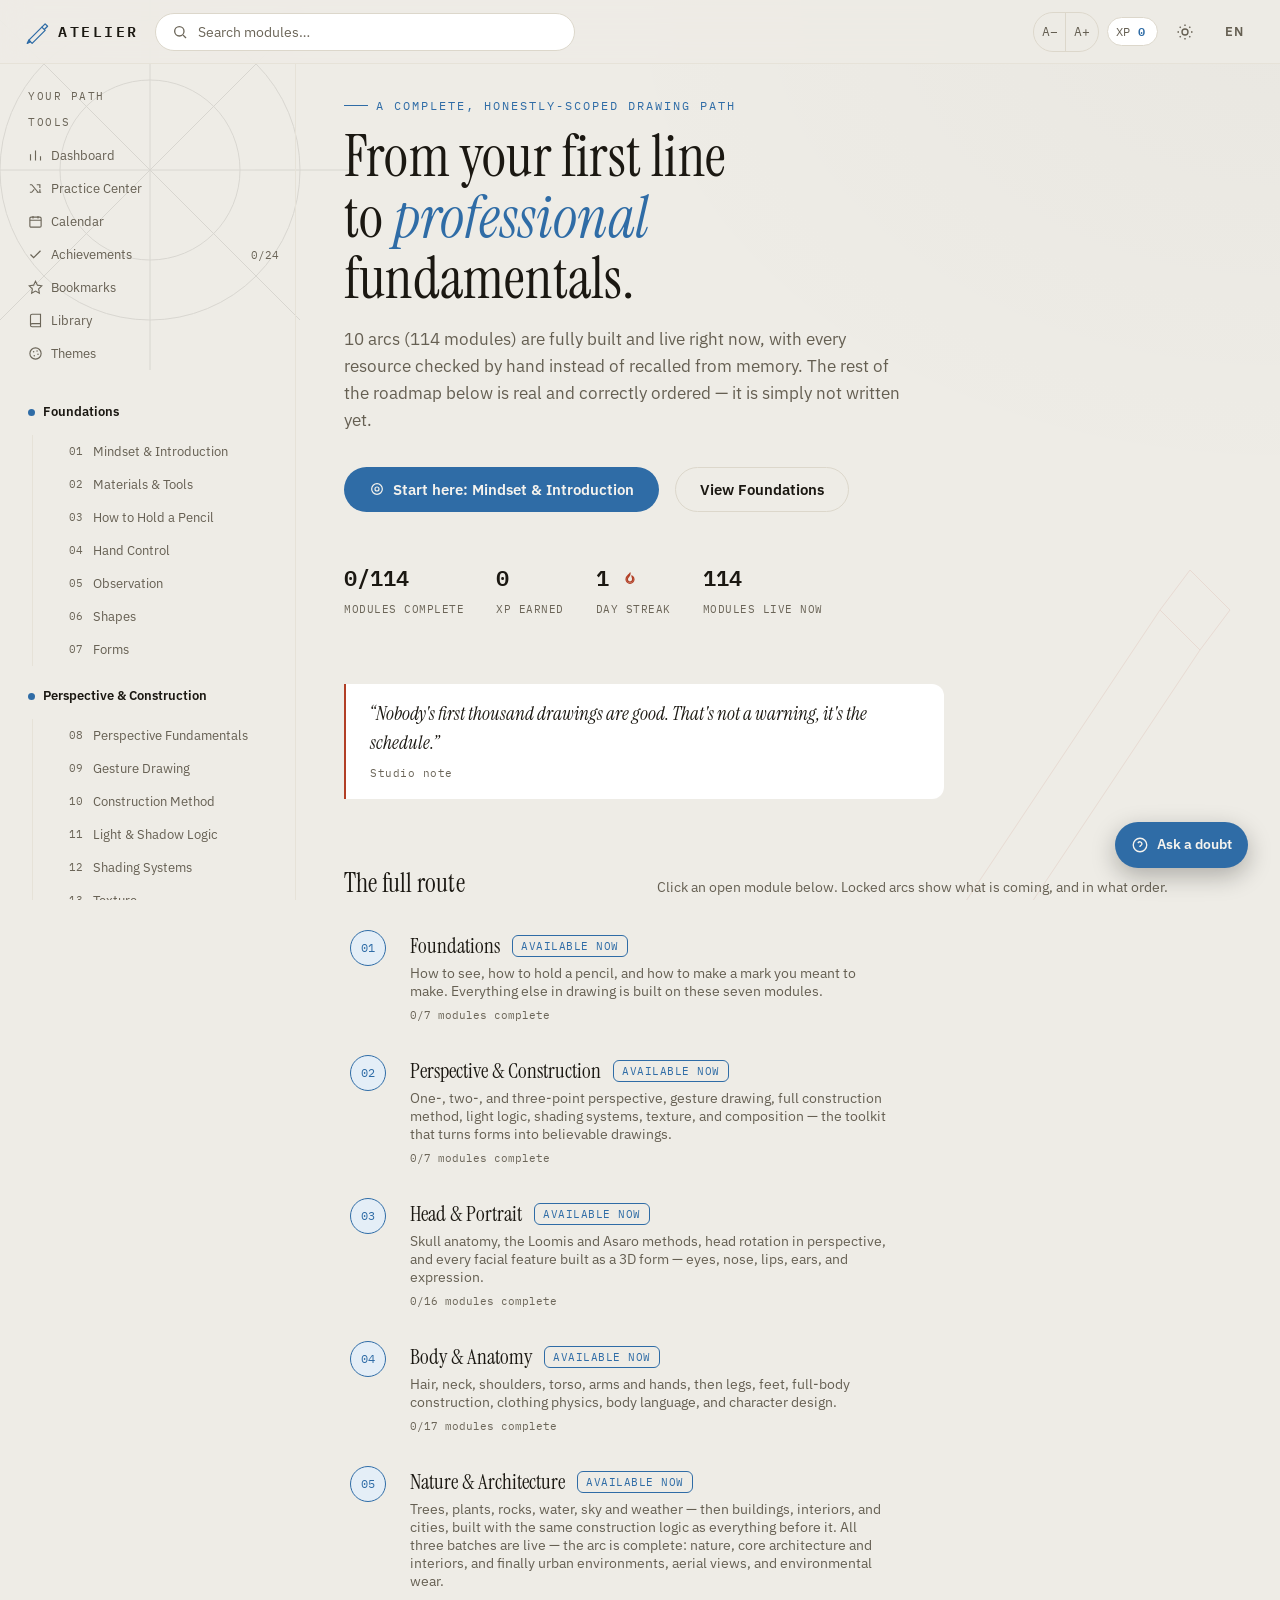
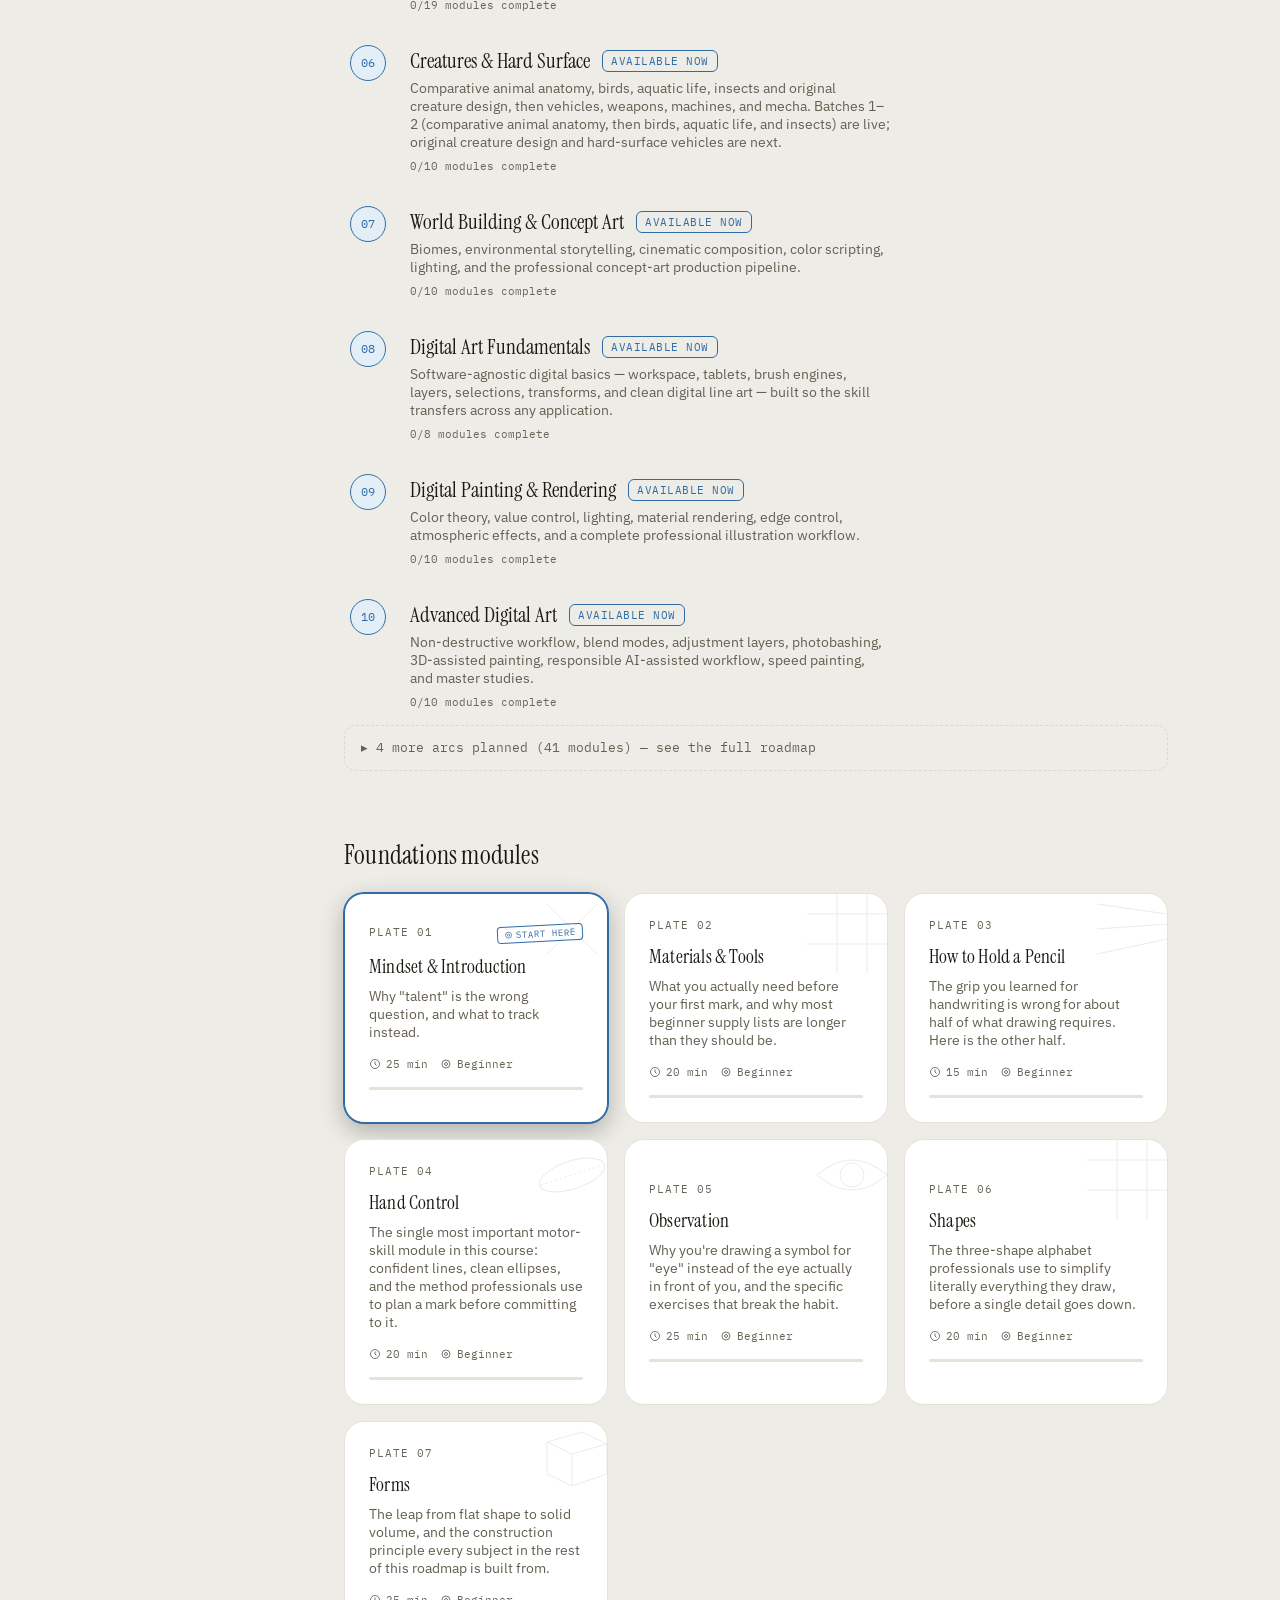
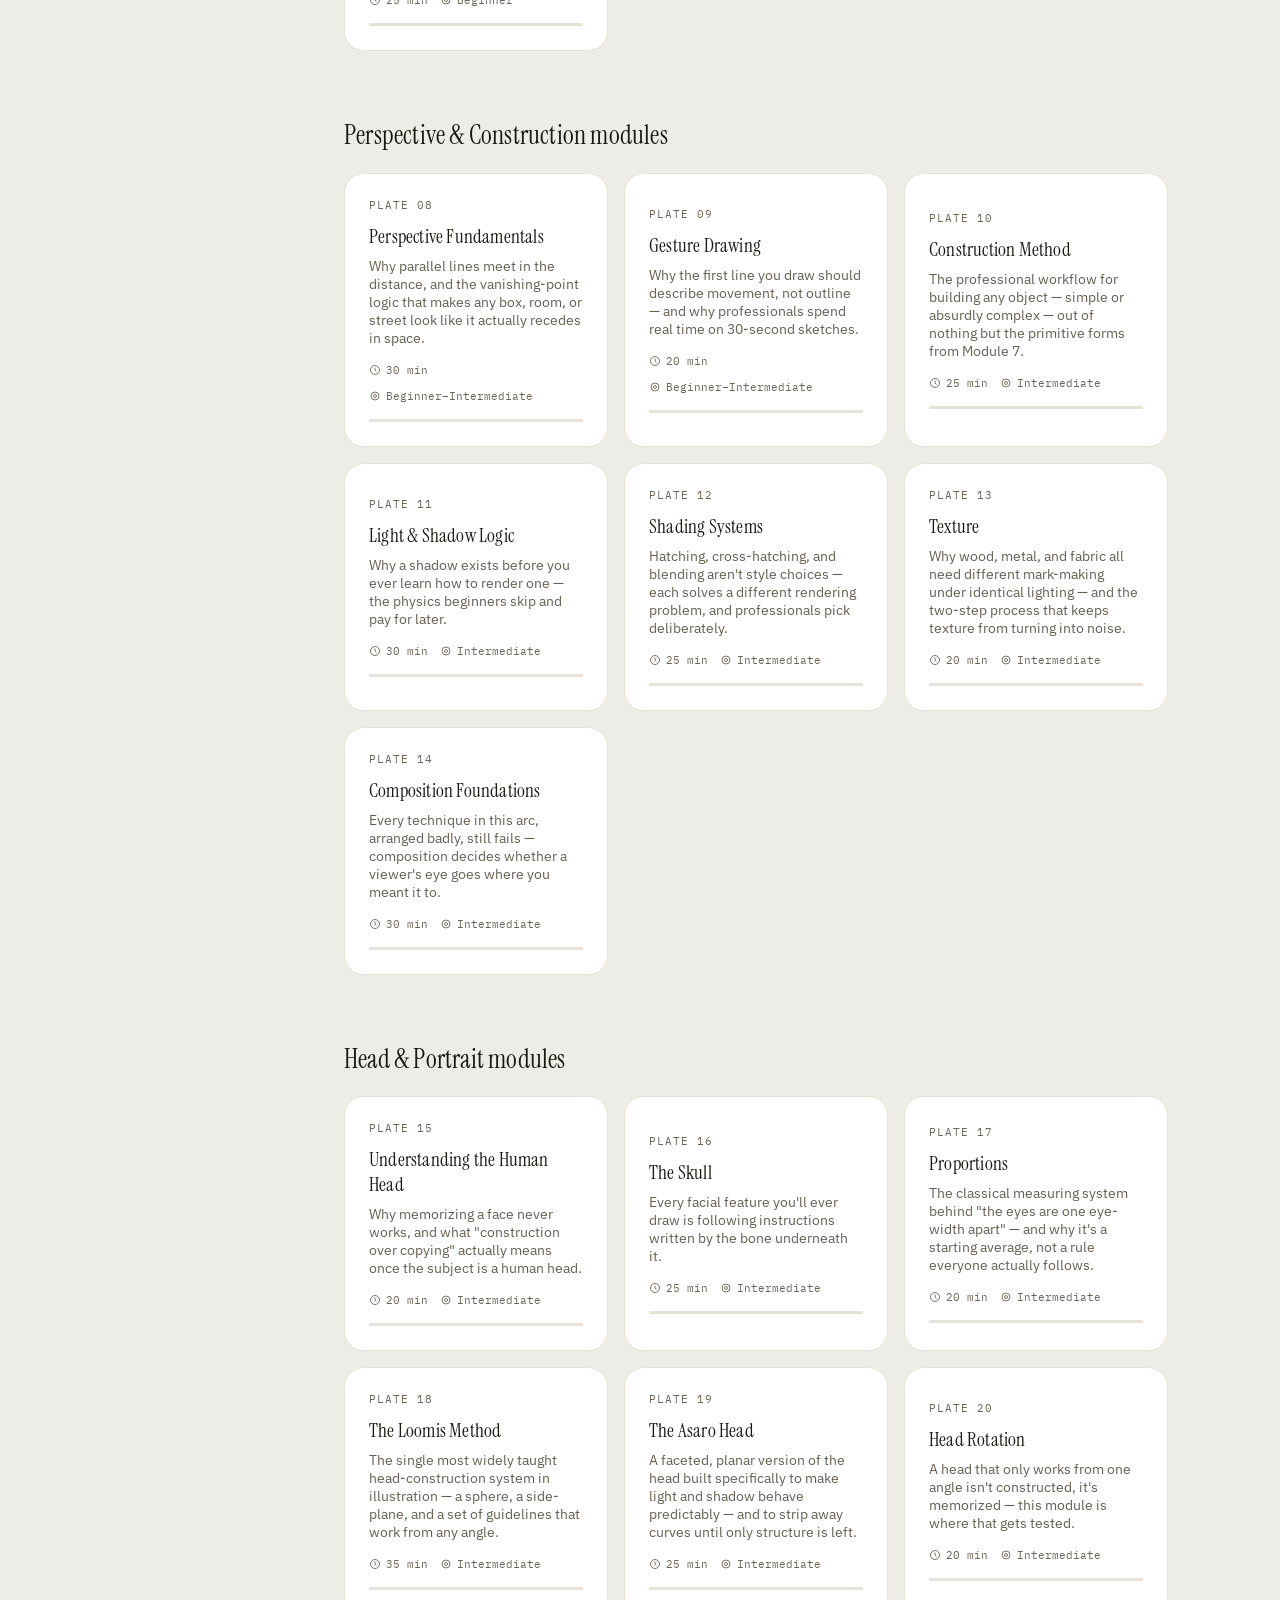
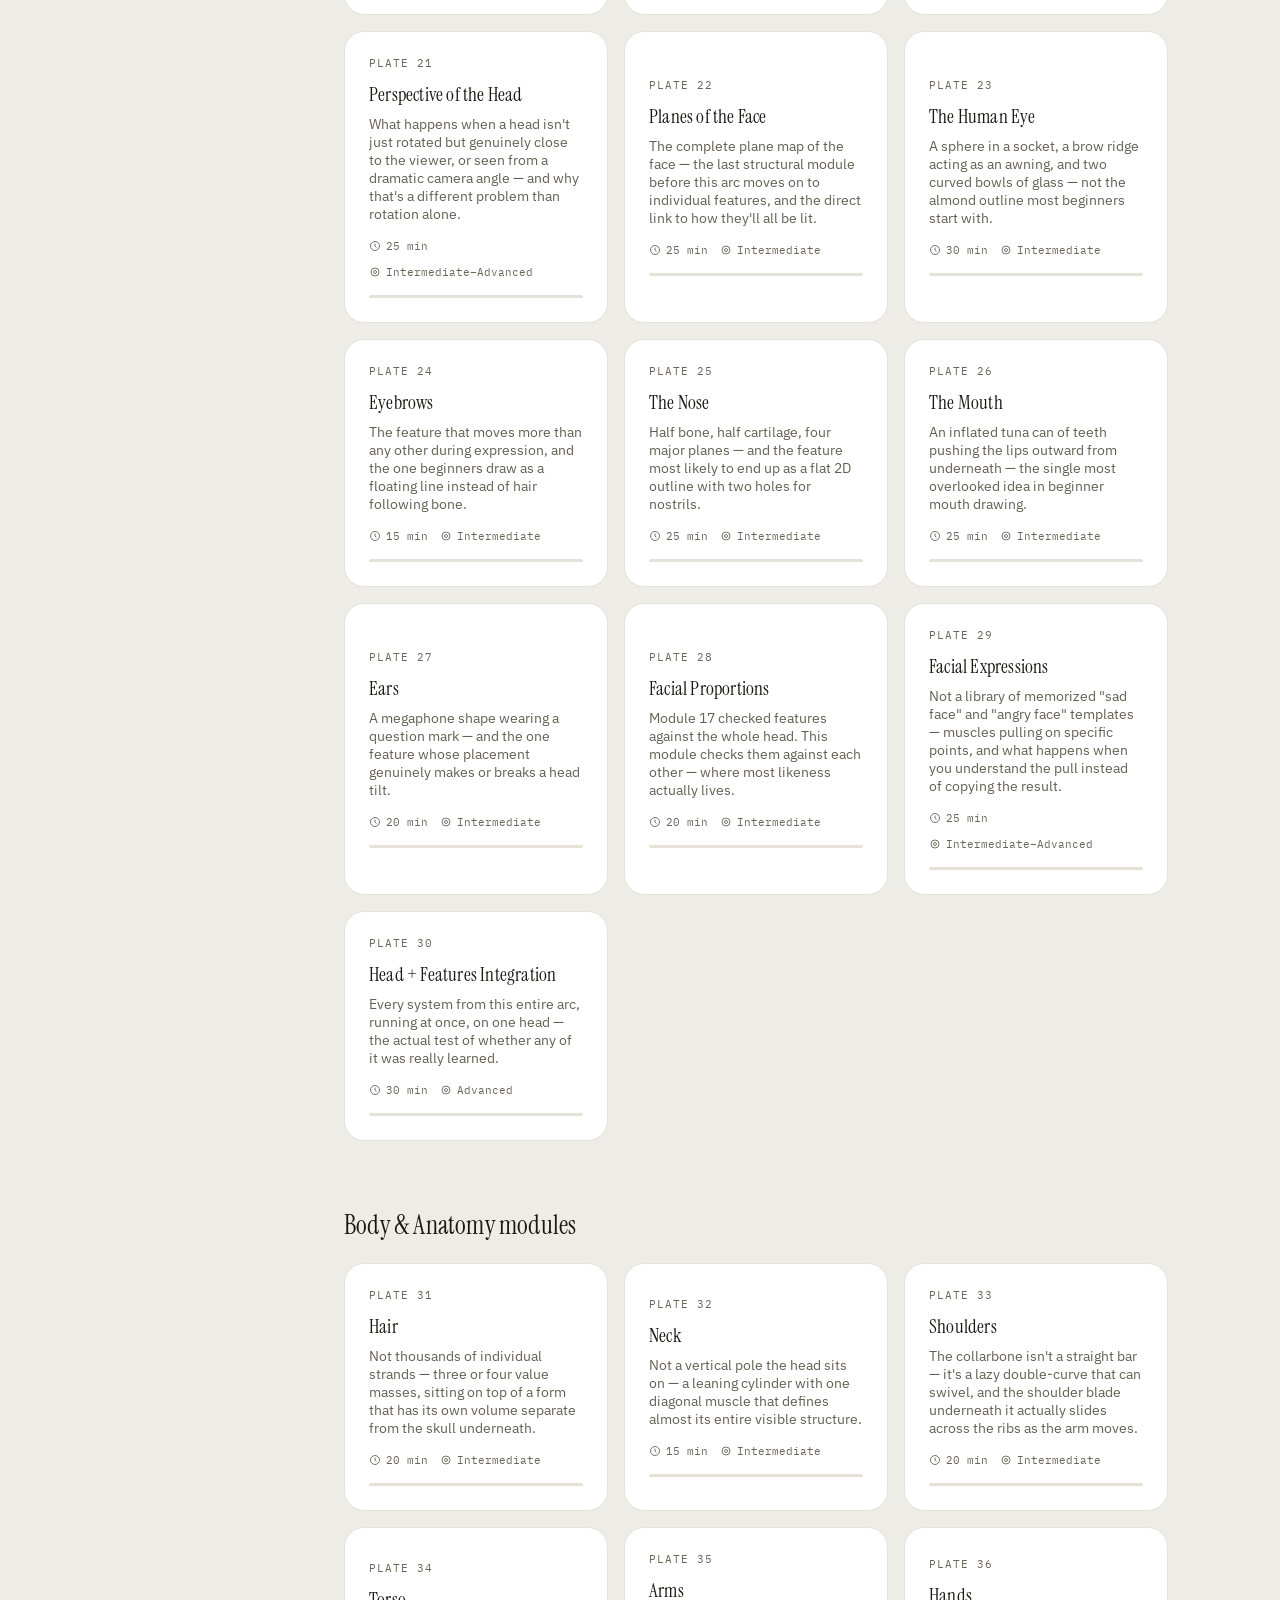
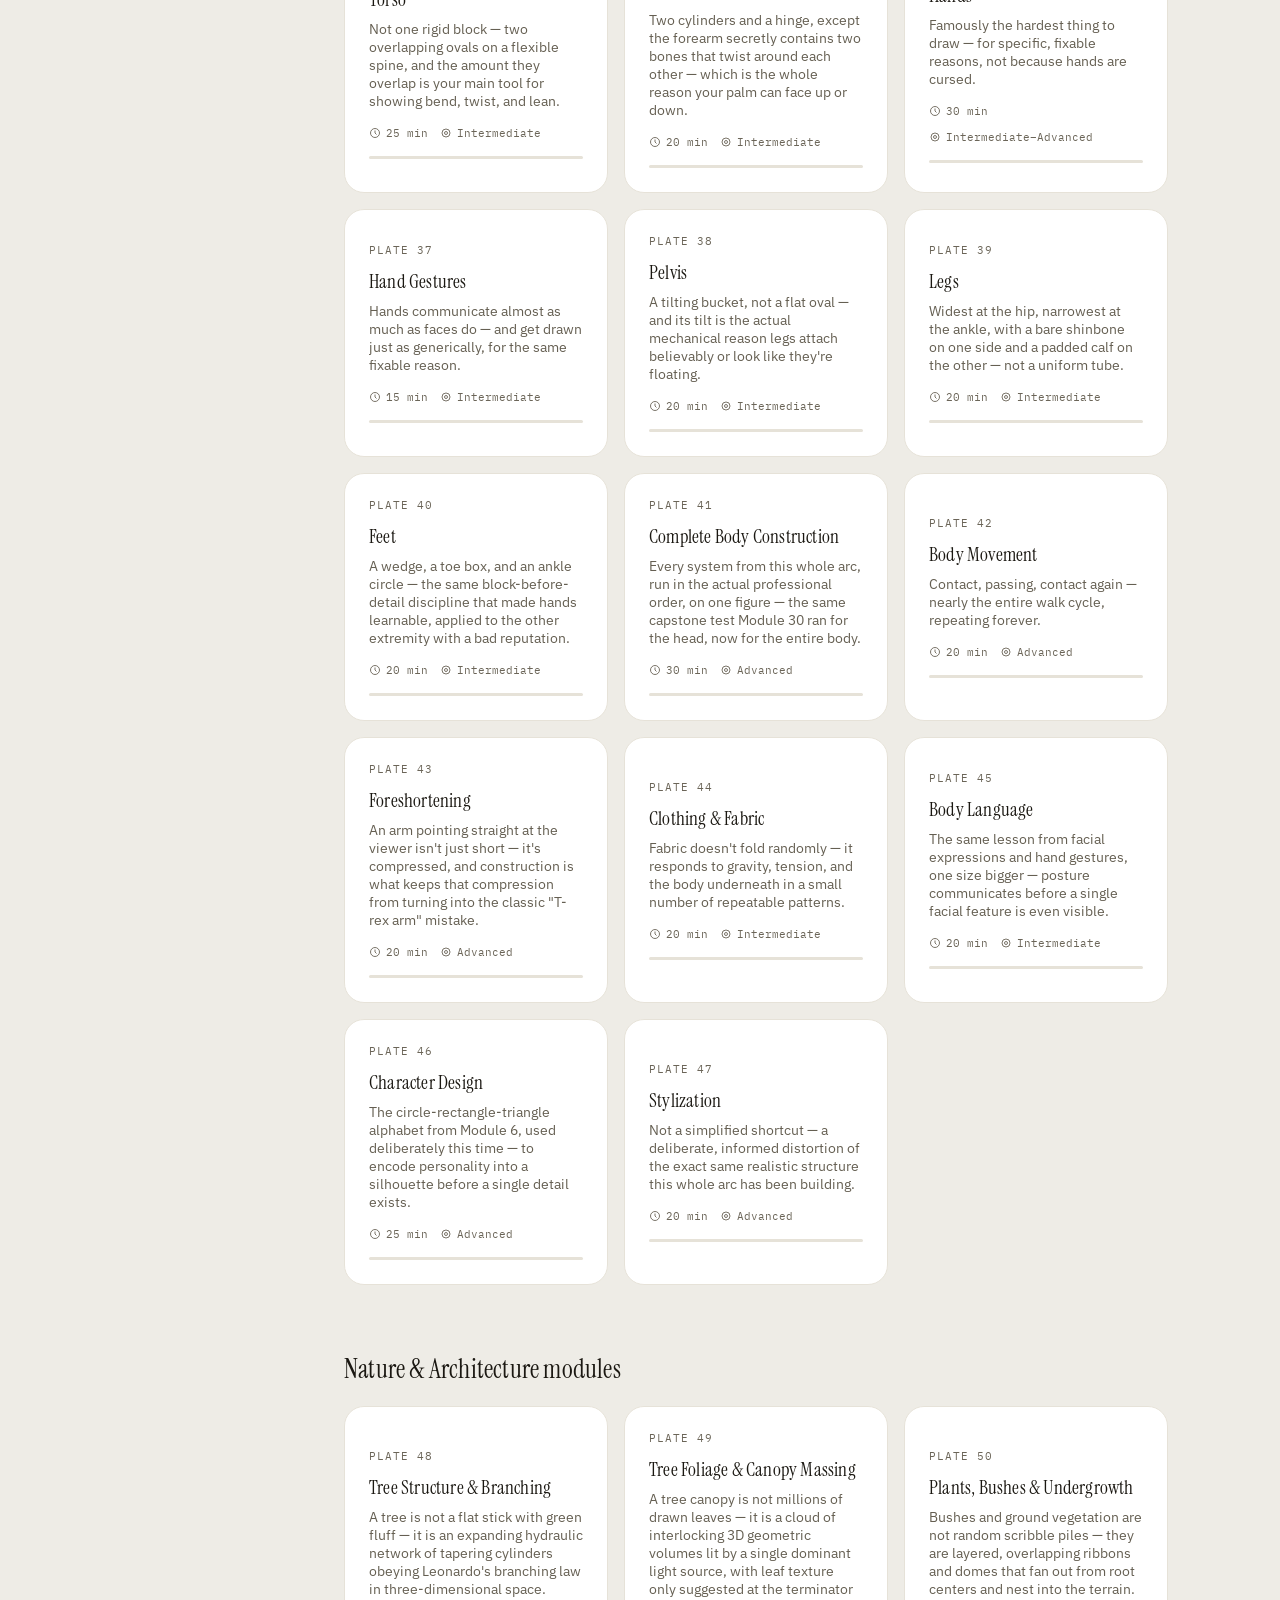
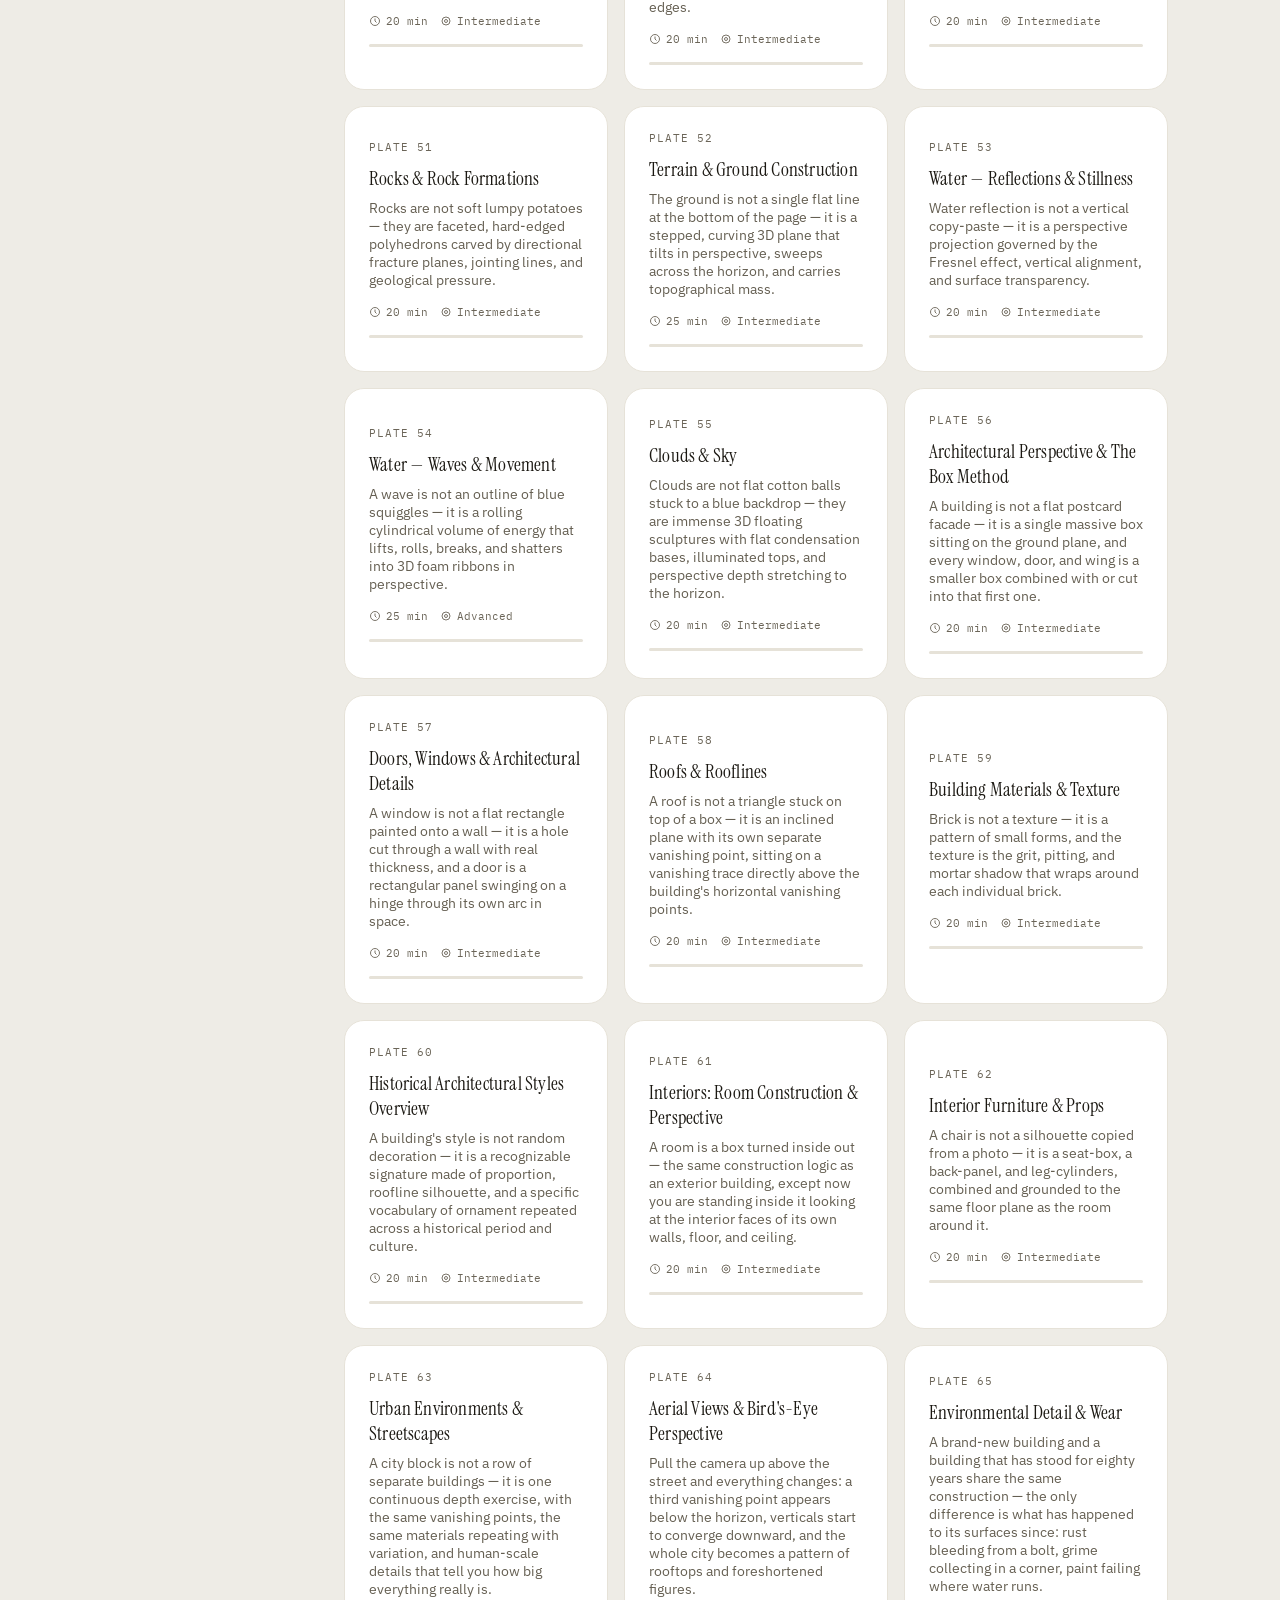
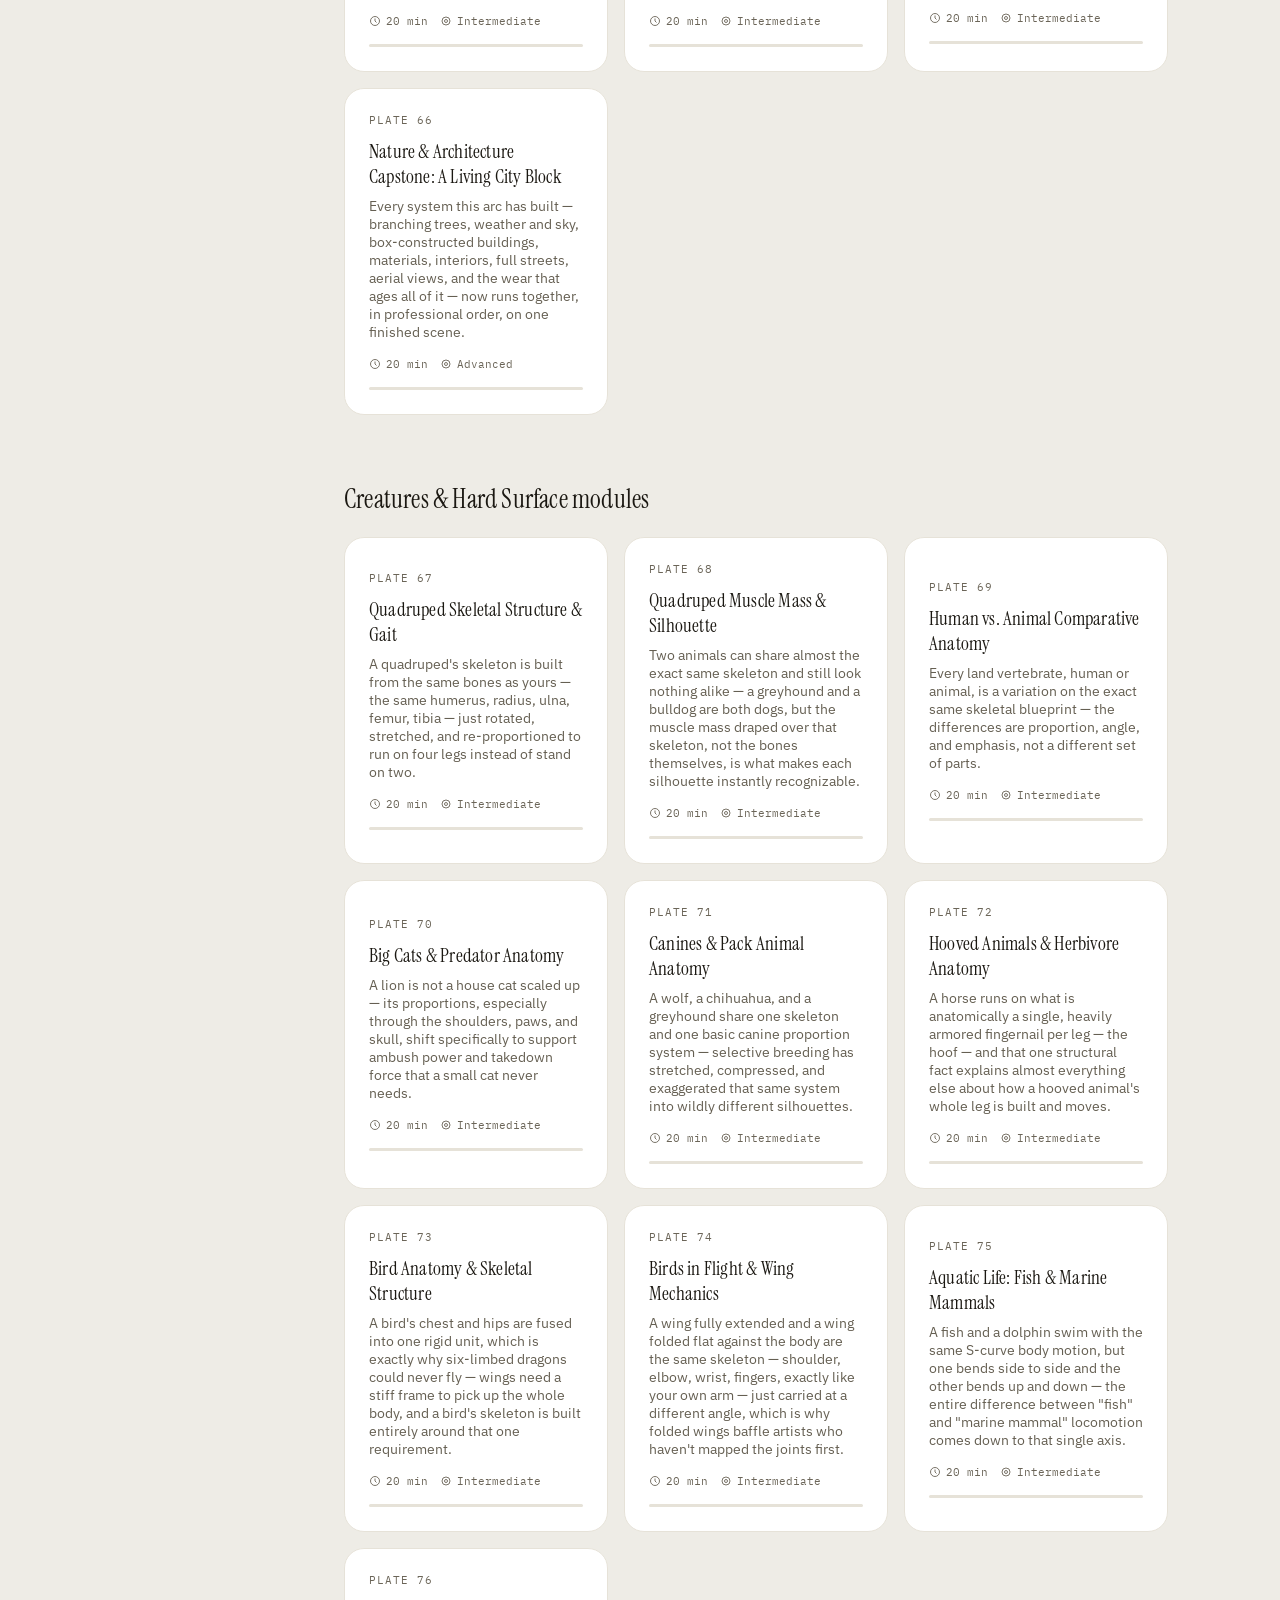
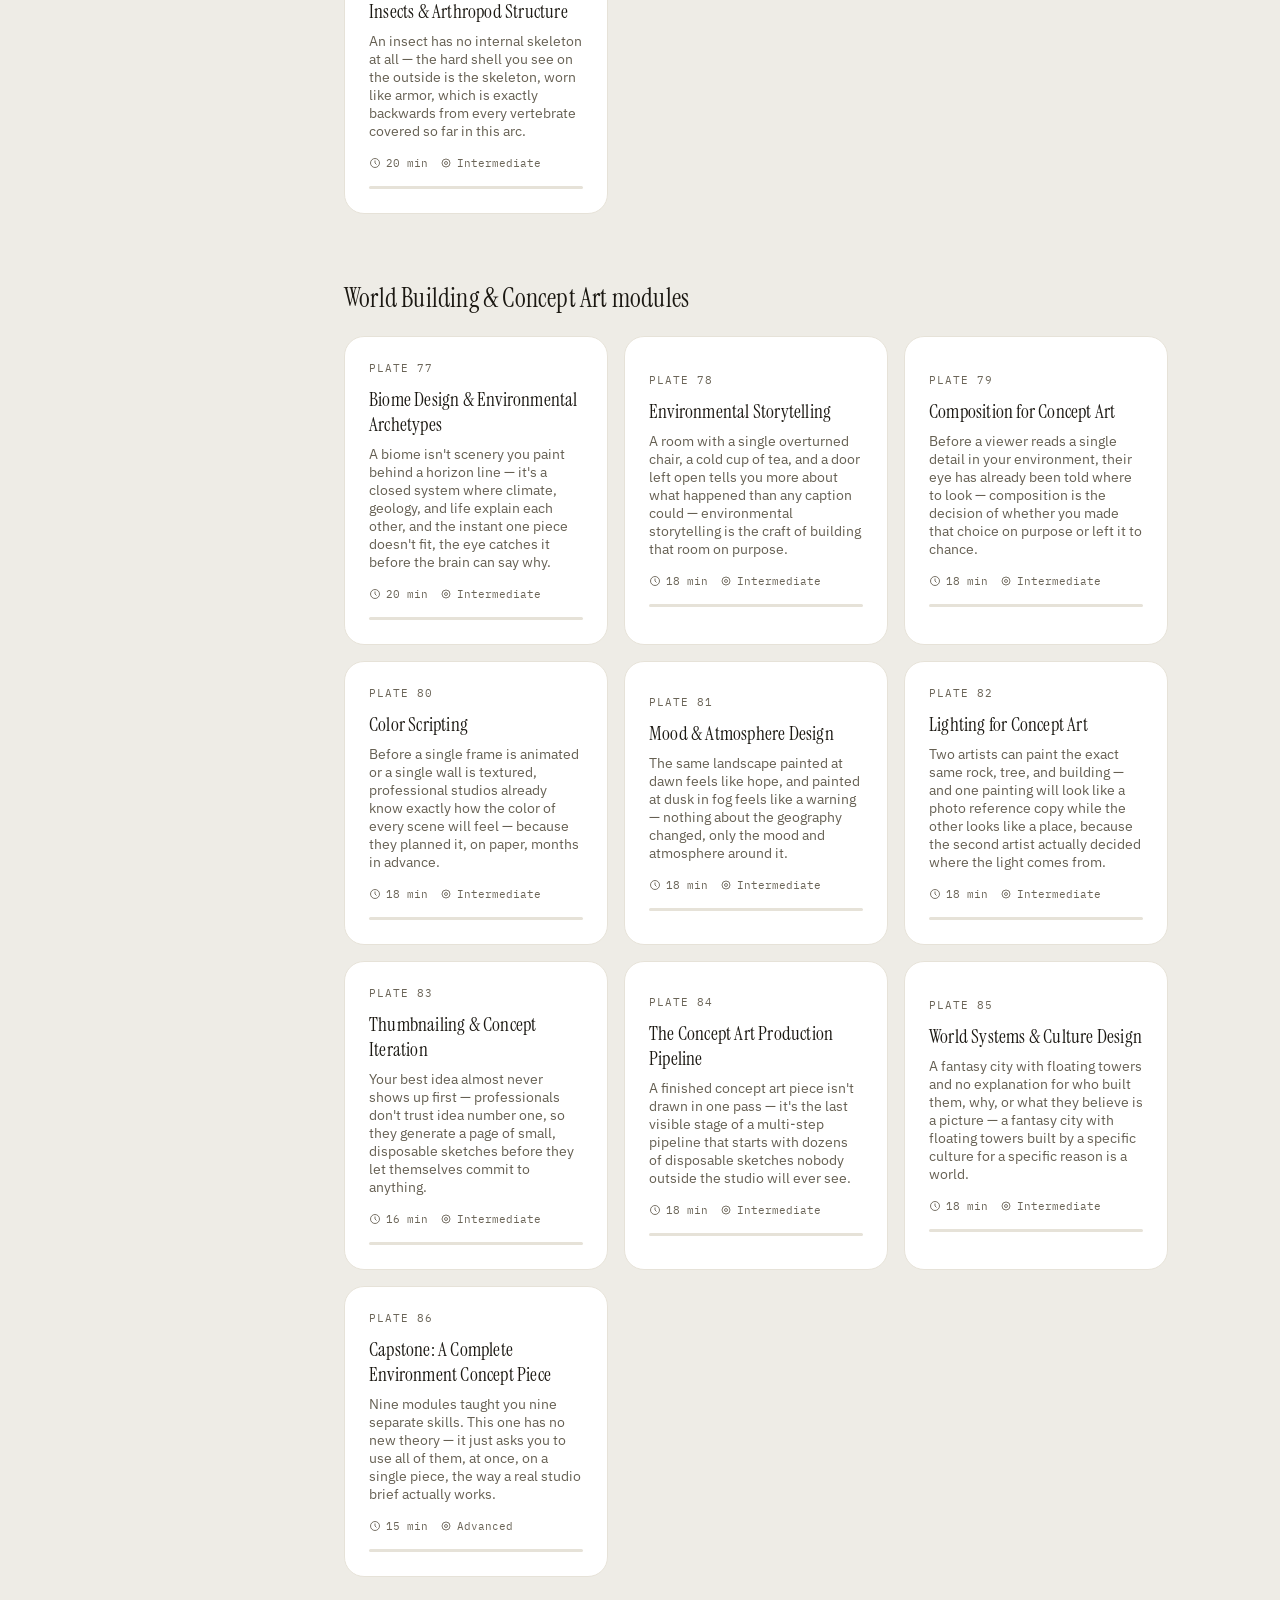
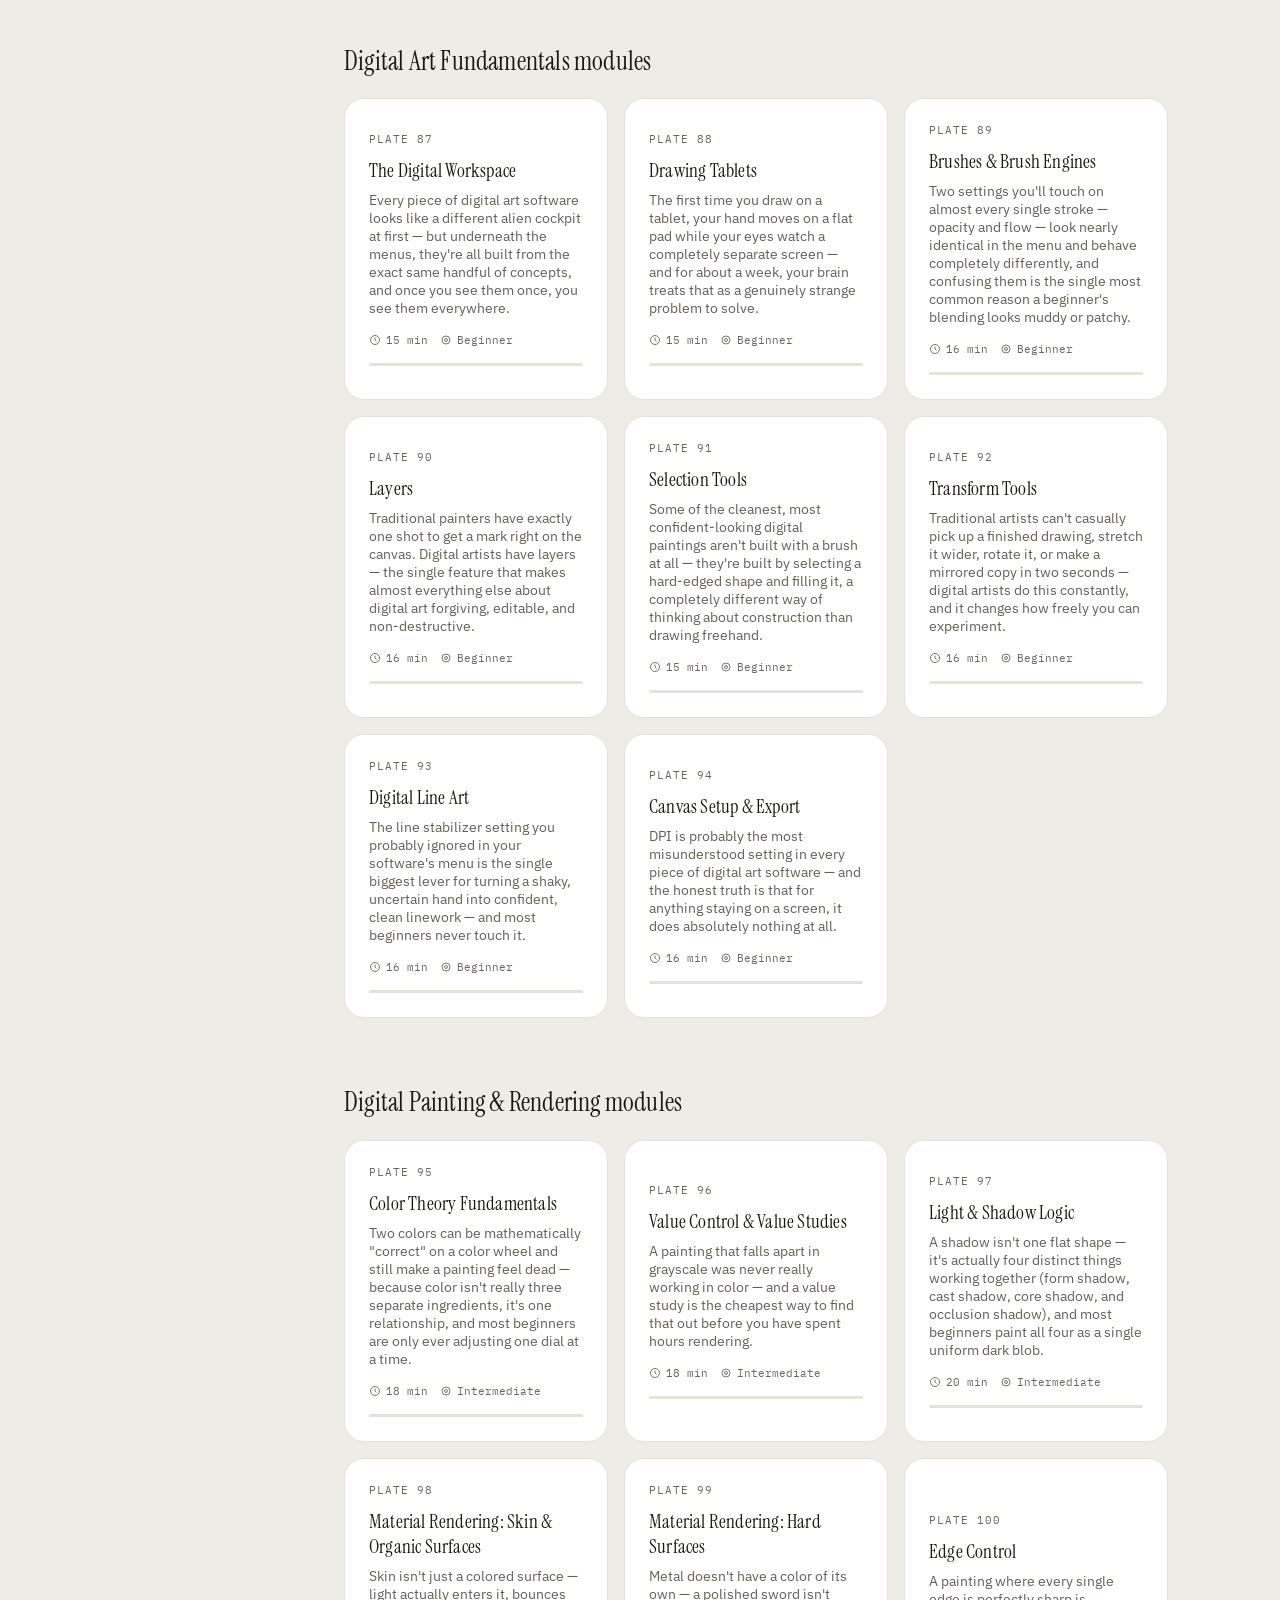
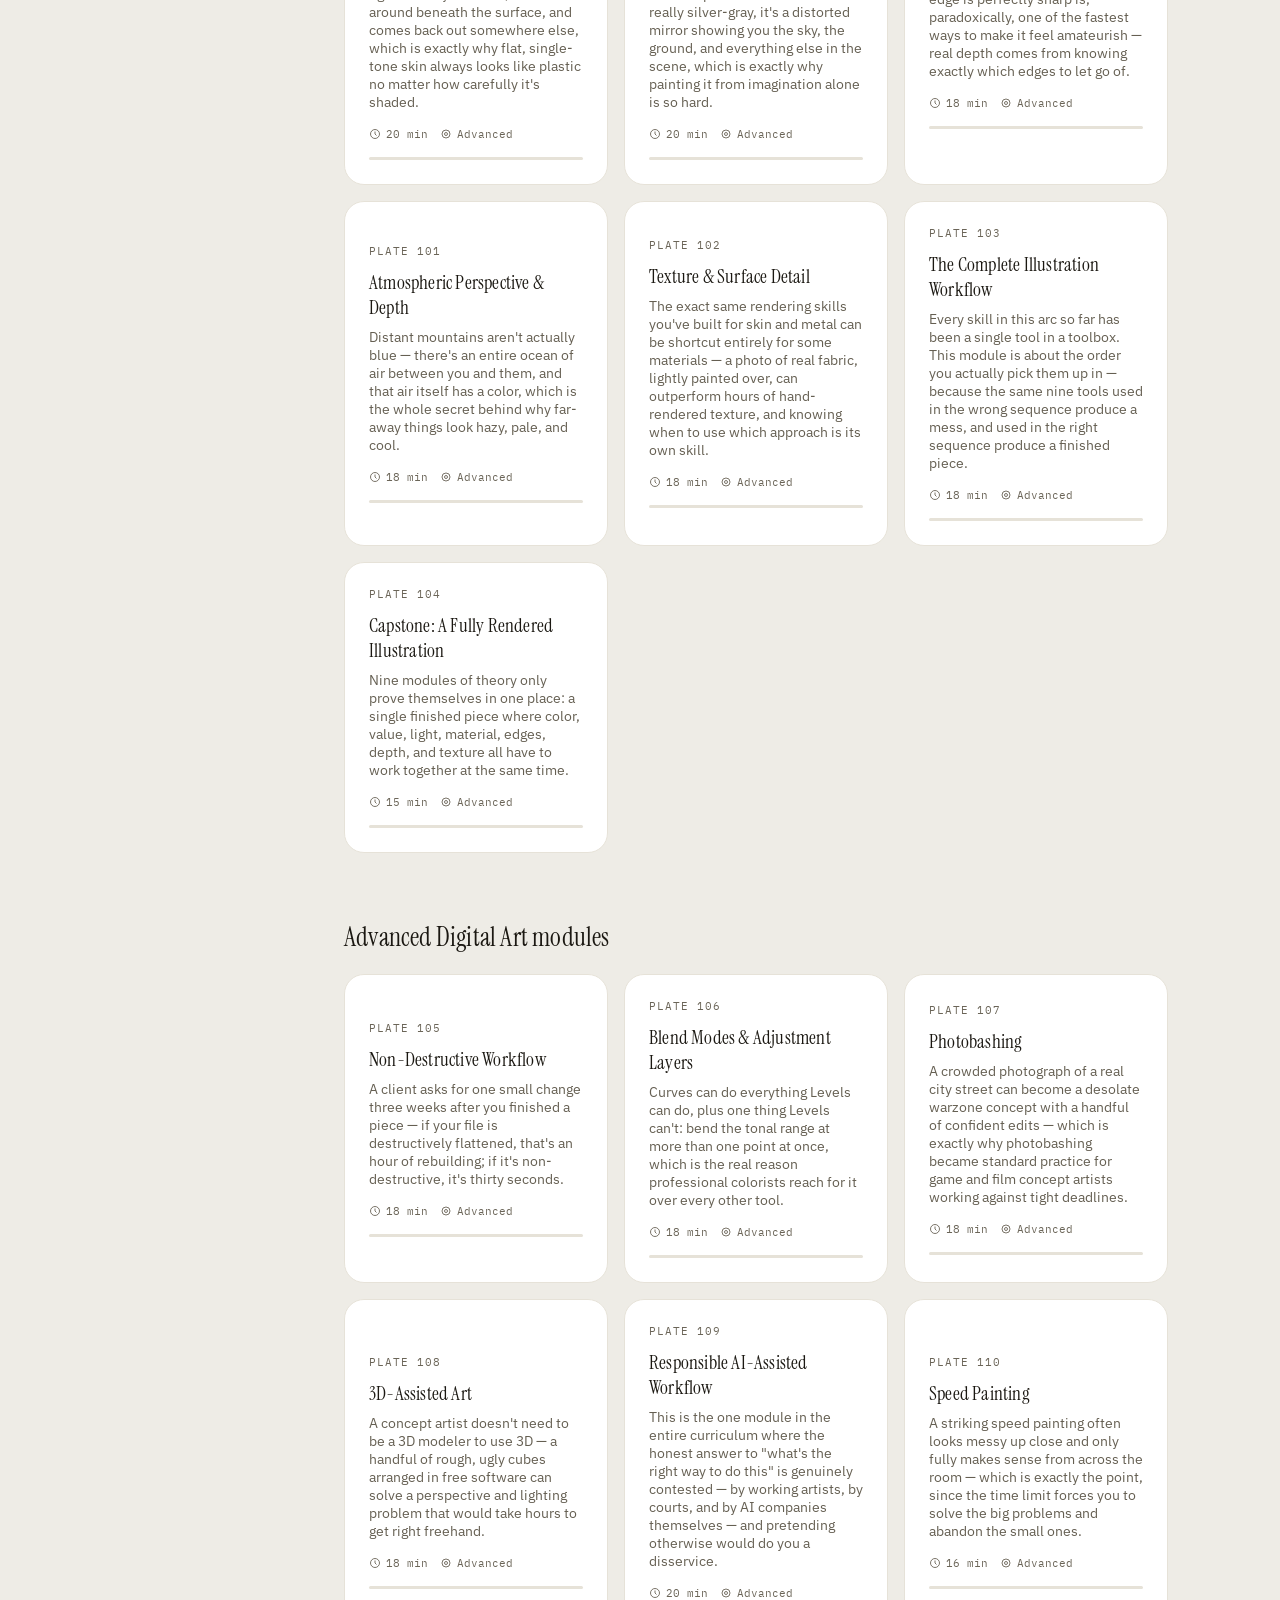
<file: index.html>
<!DOCTYPE html>
<html lang="en">
<head>
<meta charset="UTF-8">
<meta name="viewport" content="width=device-width, initial-scale=1.0">
<title>Atelier — The Art Learning Path</title>
<link rel="icon" type="image/svg+xml" href="data:image/svg+xml,%3Csvg xmlns='http://www.w3.org/2000/svg' viewBox='0 0 32 32'%3E%3Crect width='32' height='32' rx='7' fill='%236FB2E8'/%3E%3Cpath d='M9 24 L20 9 L23.5 12.5 L12.5 27.5 Z' fill='%23151318'/%3E%3Cpath d='M20 9 L23 6 L26.5 9.5 L23.5 12.5 Z' fill='%23151318'/%3E%3C/svg%3E">
<meta name="description" content="A free, structured art-learning path from drawing fundamentals to digital painting, advanced workflows and professional production.">
<link rel="preconnect" href="https://fonts.googleapis.com">
<link rel="preconnect" href="https://fonts.gstatic.com" crossorigin>
<link href="https://fonts.googleapis.com/css2?family=Instrument+Serif:ital@0;1&family=IBM+Plex+Sans:wght@400;500;600;700&family=IBM+Plex+Mono:wght@400;500;600&display=swap" rel="stylesheet">
<link rel="stylesheet" href="styles.css?v=20261012b">

</head>
<body>
<noscript>
  <div style="max-width:560px;margin:15vh auto;padding:24px 28px;text-align:center;font-family:sans-serif;">
    <h1 style="font-size:1.3rem;margin-bottom:12px;">JavaScript is turned off</h1>
    <p style="line-height:1.5;">Atelier needs JavaScript to load the course content, track your progress, and run the drawing exercises. Please enable JavaScript for this site in your browser settings, then reload the page.</p>
  </div>
</noscript>
<div class="art-backdrop" aria-hidden="true"></div>
<a href="#main" class="skip-link">Skip to content</a>

<header class="topbar">
  <button class="menu-btn" id="menuBtn" aria-label="Open navigation" aria-expanded="false">
    <svg viewBox="0 0 24 24" fill="none" stroke="currentColor" stroke-width="1.8"><path d="M3 6h18M3 12h18M3 18h18"/></svg>
  </button>
  <a href="#" class="brand" id="homeLink">
    <svg class="brand-mark" viewBox="0 0 32 32" fill="none" stroke="currentColor" stroke-width="1.6">
      <path d="M6 26 L22 10 L26 14 L10 30 Z" stroke-linejoin="round"/>
      <path d="M22 10 L26 6 L29 9 L25 13" stroke-linejoin="round"/>
      <path d="M6 26 L4 30 L8 28 Z" stroke-linejoin="round" fill="currentColor"/>
    </svg>
    <span class="brand-word">Atelier</span>
  </a>
  <div class="topbar-search" id="topbarSearchBox">
    <svg viewBox="0 0 24 24" fill="none" stroke="currentColor" stroke-width="2"><circle cx="11" cy="11" r="7"/><path d="M21 21l-4.35-4.35"/></svg>
    <input type="search" id="searchInput" placeholder="Search modules…" aria-label="Search modules">
  </div>
  <div class="topbar-spacer"></div>
  <div class="topbar-actions">
    <div class="font-adjust" role="group" aria-label="Adjust text size">
      <button id="fontDown" aria-label="Decrease text size">A−</button>
      <button id="fontUp" aria-label="Increase text size">A+</button>
    </div>
    <span class="xp-pill" id="xpPill" title="Experience points earned"><span class="xp-label">XP</span> <b id="xpValue">0</b></span>
    <button class="icon-btn" id="themeToggle" aria-pressed="false" aria-label="Preview the site's original theme (tap again to go back to yours)">
      <svg viewBox="0 0 24 24" fill="none" stroke="currentColor" stroke-width="1.8"><circle cx="12" cy="12" r="4"/><path d="M12 2v2M12 20v2M4.9 4.9l1.4 1.4M17.7 17.7l1.4 1.4M2 12h2M20 12h2M4.9 19.1l1.4-1.4M17.7 6.3l1.4-1.4"/></svg>
    </button>
    <button class="icon-btn lang-toggle" id="langToggle" aria-label="Switch language" aria-pressed="false" title="English / Hinglish">EN</button>
  </div>
</header>

<div class="sidebar-backdrop" id="sidebarBackdrop"></div>

<div class="app">
  <nav class="sidebar" id="sidebar" aria-label="Curriculum navigation">
    <div class="side-section">
      <span class="side-label">Your path</span>
      <div id="sideNav"></div>
    </div>
  </nav>

  <main class="main" id="main"></main>
</div>

<div class="scroll-top" id="scrollTop" role="button" tabindex="0" aria-label="Scroll to top">
  <svg viewBox="0 0 24 24" fill="none" stroke="currentColor" stroke-width="2"><path d="M12 19V5M5 12l7-7 7 7"/></svg>
</div>

<div class="toast" id="toast" role="status" aria-live="polite"></div>

<div class="floating-player" id="floatingPlayer" hidden role="dialog" aria-label="Video player">
  <div class="fp-header" id="fpHeader">
    <span class="fp-drag-dots" aria-hidden="true">⠿</span>
    <span class="fp-title" id="fpTitle">Video</span>
    <div class="fp-actions">
      <button class="fp-btn" id="fpMinBtn" aria-label="Minimize player">–</button>
      <button class="fp-btn" id="fpCloseBtn" aria-label="Close player">×</button>
    </div>
  </div>
  <div class="fp-body" id="fpBody">
    <div class="fp-video" id="fpVideo"></div>
    <div class="fp-notes">
      <div class="fp-notes-label">Notes for this module</div>
      <textarea id="fpNotesArea" class="fp-notes-textarea" placeholder="Jot something down while you watch…"></textarea>
      <div class="fp-notes-status" id="fpNotesStatus"></div>
    </div>
  </div>
  <div class="fp-resize-handle" id="fpResizeHandle" aria-hidden="true">
    <svg viewBox="0 0 16 16" fill="none" stroke="currentColor" stroke-width="1.6"><path d="M13 3L3 13M13 8L8 13M13 13L13 13"/></svg>
  </div>
</div>

<div class="doubt-fab" id="doubtFab" role="button" tabindex="0" aria-label="Ask a doubt" aria-haspopup="dialog">
  <svg viewBox="0 0 24 24" fill="none" stroke="currentColor" stroke-width="1.8"><circle cx="12" cy="12" r="9"/><path d="M9.2 9.5a2.8 2.8 0 015.4 1c0 1.6-1.6 2.1-2.3 2.8-.4.4-.5.8-.5 1.4"/><path d="M12 17.2h.01"/></svg>
  <span>Ask a doubt</span>
</div>

<div class="doubt-backdrop" id="doubtBackdrop" hidden></div>
<div class="doubt-panel" id="doubtPanel" hidden role="dialog" aria-label="Ask a doubt">
  <div class="doubt-header">
    <span class="doubt-title">Atelier Mentor</span>
    <div class="fp-actions">
      <label for="mentorLanguage" class="visually-hidden">Mentor reply language</label>
      <select id="mentorLanguage" aria-label="Mentor reply language" title="Reply language" style="max-width:132px;min-width:92px;padding:6px 8px;border-radius:8px;background:var(--surface-2);color:var(--text);border:1px solid var(--border);font:inherit;font-size:12px"><option value="auto">Auto</option><option value="en">English</option><option value="hi">Hindi / Hinglish</option><option value="both">Both</option></select>
      <button class="fp-btn" id="doubtCloseBtn" aria-label="Close">×</button>
    </div>
  </div>
  <div class="doubt-messages" id="doubtMessages">
    <div class="doubt-msg doubt-msg-bot">Hi! I’m Atelier Mentor, your learning assistant for Atelier Art Course. Ask about drawing, art fundamentals, tools, or any course lesson. I use prepared course knowledge and lesson material, not a generative AI model. For clear general factual questions, I may search public Wikipedia; your question text is sent there. Do not include private information.</div>
  </div>
  <div class="doubt-input-row">
    <input type="text" id="doubtInput" placeholder="Type your question&hellip;" aria-label="Your question">
    <button class="btn btn-primary" id="doubtSendBtn">Send</button>
  </div>
</div>

<footer class="site-footer">
  <span>Atelier — a free art education project. 114 lessons are live across ten learning arcs; nine Professional Production lessons are marked as coming soon.<br><span id="storageStatus" class="storage-status"></span></span>
  <span class="footer-actions">
    <button id="exportBtn">Export progress</button>
    <button id="importBtn">Import progress</button>
    <input type="file" id="importFile" accept="application/json" class="visually-hidden">
    <button id="resetBtn">Reset progress</button>
  </span>
</footer>

<script>
  // Cache-busting: this site updates multiple times a day right now (by more than one
  // contributor), and stale cached JS was causing already-fixed bugs to look unfixed on
  // repeat visits. Loading every script with a fresh timestamp query guarantees each page
  // load gets the current version, no matter who last committed.
  (function(){
    var v = Date.now();
    var files = ['doubt-knowledge.js','curriculum-1.js','curriculum-2.js','curriculum-3.js','curriculum-4.js','translations-hi.js','notes-data.js','doubt-capabilities.js','app.js'];
    files.forEach(function(f){ document.write('<script src="' + f + '?v=' + v + '"><\/script>'); });
  })();
</script>

</body>
</html>
</file>
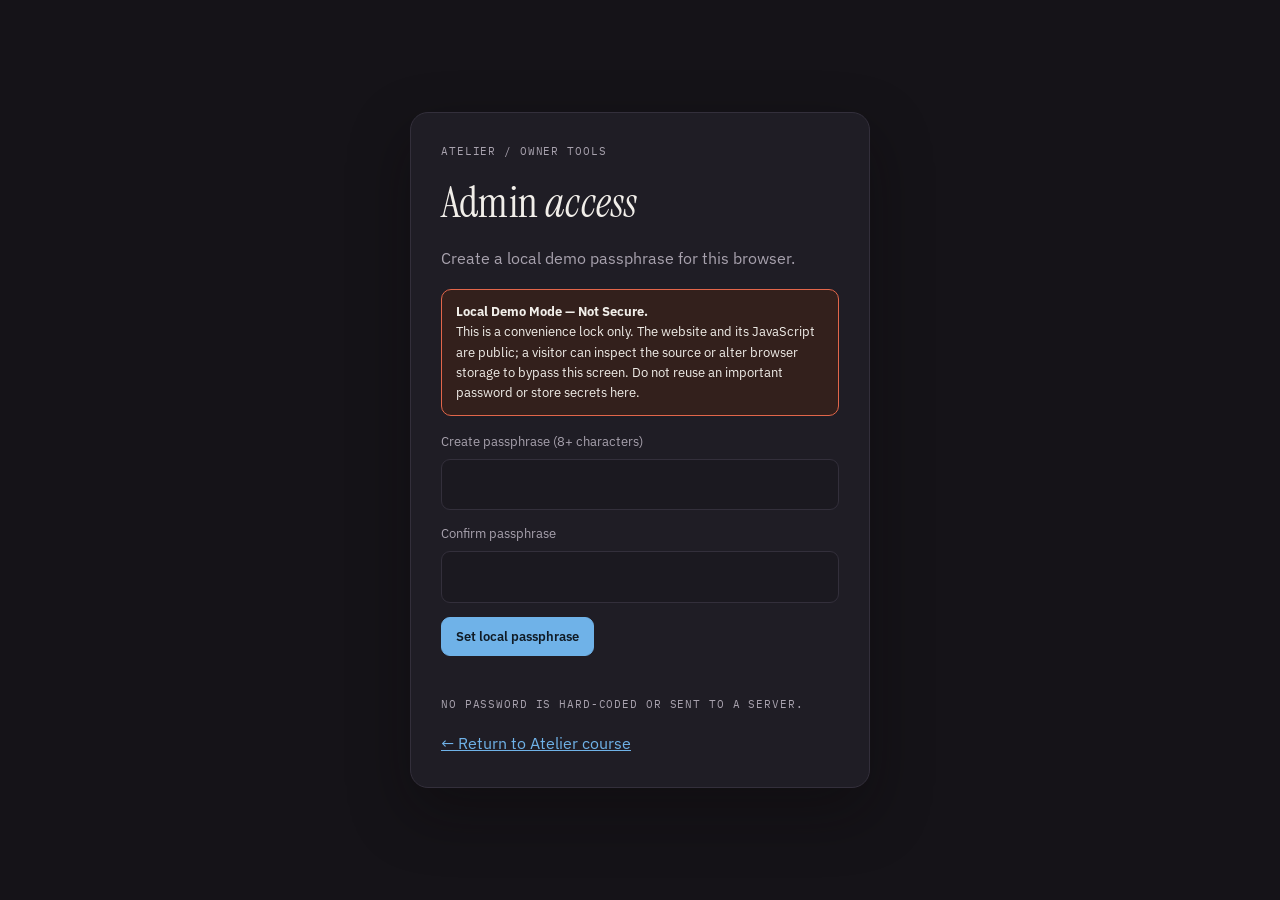
<file: admin.html>
<!doctype html>
<html lang="en">
<head>
<meta charset="utf-8">
<meta name="viewport" content="width=device-width, initial-scale=1">
<meta name="theme-color" content="#151318">
<meta name="description" content="Local, read-only diagnostics for Atelier Mentor.">
<title>Atelier Admin · Local Demo</title>
<link rel="preconnect" href="https://fonts.googleapis.com">
<link rel="preconnect" href="https://fonts.gstatic.com" crossorigin>
<link href="https://fonts.googleapis.com/css2?family=Instrument+Serif:ital@0;1&family=IBM+Plex+Sans:wght@400;500;600;700&family=IBM+Plex+Mono:wght@400;500;600&display=swap" rel="stylesheet">
<link rel="stylesheet" href="styles.css">
<link rel="stylesheet" href="admin.css">
</head>
<body class="admin-body">
<a class="admin-skip" href="#adminMain">Skip to admin content</a>
<div id="adminRoot" aria-live="polite">
  <div class="admin-loading">Loading local admin tools…</div>
</div>
<script src="doubt-knowledge.js"></script>
<script src="doubt-capabilities.js"></script>
<script src="admin-catalog.js"></script>
<script src="admin-auth.js"></script>
<script src="admin.js"></script>
</body>
</html>
</file>
<file: styles.css>
/* ============================================================
   ATELIER — DESIGN SYSTEM
   Palette rationale: this is drawn from the literal desk of a
   drawing student, not a generic SaaS template — graphite/paper
   neutrals, non-photo-blue for "construction" (in-progress, the
   underdrawing you build with), and a crit-pen vermillion for
   "verified / mastered" (the mark an instructor makes when
   something is right). Serif for voice, mono for measurement.
   ============================================================ */
:root{
  --font-display:'Instrument Serif', Georgia, serif;
  --font-body:'IBM Plex Sans', -apple-system, sans-serif;
  --font-mono:'IBM Plex Mono', ui-monospace, monospace;

  --radius-sm:6px; --radius-md:12px; --radius-lg:20px; --radius-full:999px;
  --sp-1:4px; --sp-2:8px; --sp-3:12px; --sp-4:16px; --sp-5:24px; --sp-6:32px; --sp-7:48px; --sp-8:64px; --sp-9:96px;

  --shadow-sm:0 1px 2px rgba(10,9,7,.30);
  --shadow-md:0 8px 24px rgba(10,9,7,.28);
  --shadow-lg:0 24px 60px rgba(10,9,7,.38);

  --dur-fast:120ms; --dur:220ms; --dur-slow:400ms;
  --ease:cubic-bezier(.4,0,.2,1);

  --sidebar-w:296px;
  --topbar-h:64px;
  --font-scale:1;
}

/* ---- Theme tokens: dark is default (the drafting-desk mode), light is the paper alternative ---- */
:root, [data-theme="dark"]{
  --bg:#151318; --bg-raised:#1B1920; --surface:#1F1D25; --surface-2:#26232C;
  --border:#332F3B; --border-soft:#28252E;
  --text:#F1EEE9; --text-muted:#A8A2AE; --text-faint:#9791A0;
  --blue:#6FB2E8; --blue-ink:#0E2A3E; --blue-soft:#1C2E3B;
  --red:#E2664A; --red-ink:#3A1712; --red-soft:#33201C;
  --green:#7CB88F;
  --paper-tint: rgba(241,238,233,.03);
}
[data-theme="light"]{
  --bg:#EEECE6; --bg-raised:#F5F3EE; --surface:#FFFFFF; --surface-2:#F1EEE7;
  --border:#DCD7CB; --border-soft:#E6E2D8;
  --text:#1B1812; --text-muted:#655F52; --text-faint:#6B6558;
  --blue:#2F6CA6; --blue-ink:#E4EEF7; --blue-soft:#E4EEF7;
  --red:#B23F26; --red-ink:#FBE7E1; --red-soft:#FBE7E1;
  --green:#3E7A56;
  --paper-tint: rgba(27,24,18,.025);
}

*,*::before,*::after{box-sizing:border-box;}
html{scroll-behavior:smooth;}
@media (prefers-reduced-motion:reduce){
  html{scroll-behavior:auto;}
  *,*::before,*::after{animation-duration:.001ms!important;transition-duration:.001ms!important;}
}
body{
  margin:0; background:var(--bg); color:var(--text); position:relative;
  font-family:var(--font-body); font-size:calc(16px*var(--font-scale)); line-height:1.6;
  -webkit-font-smoothing:antialiased;
  background-image:
    radial-gradient(ellipse 800px 500px at 15% -10%, var(--paper-tint), transparent),
    radial-gradient(ellipse 700px 500px at 100% 0%, var(--paper-tint), transparent);
}
h1,h2,h3,h4{font-family:var(--font-display); font-weight:400; margin:0; letter-spacing:.2px;}
p{margin:0;}
a{color:var(--blue);}
button{font-family:inherit; cursor:pointer;}
ul{margin:0; padding:0; list-style:none;}
svg{display:block;}

/* ---- Accessibility utilities ---- */
.skip-link{
  position:absolute; left:-9999px; top:0; background:var(--red); color:#fff;
  padding:var(--sp-3) var(--sp-4); z-index:1000; border-radius:0 0 var(--radius-sm) 0;
  font-family:var(--font-mono); font-size:calc(13px * var(--font-scale)); text-decoration:none;
}
.skip-link:focus{left:0;}
:focus-visible{outline:2px solid var(--blue); outline-offset:2px; border-radius:4px;}
.visually-hidden{position:absolute; width:1px; height:1px; overflow:hidden; clip:rect(0,0,0,0); white-space:nowrap;}

/* ============================================================
   TOPBAR
   ============================================================ */
.topbar{
  position:sticky; top:0; z-index:100; height:var(--topbar-h);
  display:flex; align-items:center; gap:var(--sp-4);
  padding:0 var(--sp-5);
  background:color-mix(in srgb, var(--bg) 85%, transparent);
  backdrop-filter:blur(14px); -webkit-backdrop-filter:blur(14px);
  border-bottom:1px solid var(--border-soft);
}
.brand{display:flex; align-items:center; gap:var(--sp-2); text-decoration:none; color:var(--text); flex-shrink:0;}
.brand-mark{width:26px; height:26px; color:var(--blue);}
.brand-word{font-family:var(--font-mono); font-weight:600; font-size:calc(15px * var(--font-scale)); letter-spacing:2.5px; text-transform:uppercase;}
.menu-btn{
  display:none; background:none; border:1px solid var(--border); color:var(--text);
  width:38px; height:38px; border-radius:var(--radius-sm); align-items:center; justify-content:center;
}
.topbar-search{
  flex:1; max-width:420px; display:flex; align-items:center; gap:var(--sp-2);
  background:var(--surface); border:1px solid var(--border); border-radius:var(--radius-full);
  padding:var(--sp-2) var(--sp-4); transition:border-color var(--dur) var(--ease);
}
.topbar-search:focus-within{border-color:var(--blue);}
.topbar-search svg{width:16px; height:16px; color:var(--text-faint); flex-shrink:0;}
.topbar-search input{
  border:none; background:none; outline:none; color:var(--text); font-size:calc(14px * var(--font-scale)); width:100%; font-family:var(--font-body);
}
.topbar-search input::placeholder{color:var(--text-faint);}
.topbar-spacer{flex:1;}
.topbar-actions{display:flex; align-items:center; gap:var(--sp-2);}
.icon-btn{
  background:none; border:1px solid transparent; color:var(--text-muted);
  width:38px; height:38px; border-radius:var(--radius-sm); display:flex; align-items:center; justify-content:center;
  transition:all var(--dur) var(--ease);
}
.icon-btn svg{width:18px; height:18px;}
.icon-btn:hover{color:var(--text); background:var(--surface); border-color:var(--border);}
.icon-btn[aria-pressed="true"]{color:var(--blue); border-color:var(--border);}
.lang-toggle{width:auto; padding:0 var(--sp-3); font-size:calc(13px * var(--font-scale)); font-weight:600; letter-spacing:0.3px;}
.xp-pill{
  display:flex; align-items:center; gap:var(--sp-2); font-family:var(--font-mono); font-size:calc(12px * var(--font-scale));
  color:var(--text-muted); background:var(--surface); border:1px solid var(--border); border-radius:var(--radius-full);
  padding:var(--sp-1) var(--sp-3) var(--sp-1) var(--sp-2); white-space:nowrap;
}
.xp-pill b{color:var(--blue); font-weight:600;}

/* ============================================================
   LAYOUT
   ============================================================ */
.app{display:grid; grid-template-columns:var(--sidebar-w) 1fr; min-height:calc(100vh - var(--topbar-h));}

/* ---- Sidebar ---- */
.sidebar{
  border-right:1px solid var(--border-soft); padding:var(--sp-5) var(--sp-4) var(--sp-8);
  position:sticky; top:var(--topbar-h); height:calc(100vh - var(--topbar-h)); overflow-y:auto;
}
.sidebar::-webkit-scrollbar{width:8px;}
.sidebar::-webkit-scrollbar-thumb{background:var(--border); border-radius:4px;}
.side-section{margin-bottom:var(--sp-6);}
.side-label{
  font-family:var(--font-mono); font-size:calc(11px * var(--font-scale)); letter-spacing:1.5px; text-transform:uppercase;
  color:var(--text-faint); padding:0 var(--sp-3); margin-bottom:var(--sp-2); display:block;
}
.side-path-group{margin-bottom:var(--sp-3);}
.side-path-header{
  display:flex; align-items:center; gap:var(--sp-2); padding:var(--sp-2) var(--sp-3);
  font-size:calc(13px * var(--font-scale)); font-weight:600; color:var(--text);
}
.path-dot{width:7px; height:7px; border-radius:50%; background:var(--blue); flex-shrink:0;}
.path-dot.soon{background:var(--text-faint);}
.side-module-list{padding-left:var(--sp-5); border-left:1px solid var(--border-soft); margin-left:var(--sp-4); margin-top:var(--sp-1);}
.side-module-item{
  display:flex; align-items:center; gap:var(--sp-2); width:100%; text-align:left; background:none; border:none;
  color:var(--text-muted); font-size:calc(13px * var(--font-scale)); padding:var(--sp-2) var(--sp-3); border-radius:var(--radius-sm);
  transition:all var(--dur-fast) var(--ease); position:relative;
}
.side-module-item:hover{background:var(--surface); color:var(--text);}
.side-module-item.active{background:var(--blue-soft); color:var(--blue); font-weight:500;}
.side-module-item .m-check{width:14px; height:14px; flex-shrink:0; color:var(--red);}
.side-module-item .m-num{font-family:var(--font-mono); font-size:calc(10.5px * var(--font-scale)); color:var(--text-faint); flex-shrink:0; width:16px;}
.side-module-item .tool-icon{width:15px; height:15px; flex-shrink:0; color:var(--text-faint);}
.side-module-item.active .tool-icon{color:var(--blue);}
.side-locked{opacity:.45; padding:var(--sp-1) var(--sp-3); font-size:calc(12.5px * var(--font-scale)); color:var(--text-faint); display:flex; justify-content:space-between;}

/* ---- Main ---- */
.main{padding:var(--sp-6) var(--sp-7) var(--sp-9); max-width:920px; min-width:0;}

/* ============================================================
   HERO / HOME VIEW
   ============================================================ */
.hero{margin-bottom:var(--sp-8);}
.eyebrow{
  font-family:var(--font-mono); font-size:calc(12px * var(--font-scale)); letter-spacing:2px; text-transform:uppercase;
  color:var(--blue); margin-bottom:var(--sp-3); display:flex; align-items:center; gap:var(--sp-2);
}
.eyebrow::before{content:''; width:24px; height:1px; background:var(--blue);}
.hero h1{font-size:clamp(calc(38px * var(--font-scale)), calc(5.5vw * var(--font-scale)), calc(58px * var(--font-scale))); line-height:1.05; max-width:15ch; margin-bottom:var(--sp-4);}
.hero h1 em{color:var(--blue); font-style:italic;}
.hero-sub{font-size:calc(17px * var(--font-scale)); color:var(--text-muted); max-width:56ch; margin-bottom:var(--sp-6);}
.hero-row{display:flex; gap:var(--sp-4); align-items:center; flex-wrap:wrap; margin-bottom:var(--sp-7);}

.btn{
  display:inline-flex; align-items:center; gap:var(--sp-2); font-family:var(--font-body); font-weight:600; font-size:calc(14.5px * var(--font-scale));
  padding:var(--sp-3) var(--sp-5); border-radius:var(--radius-full); border:1px solid transparent;
  transition:all var(--dur) var(--ease); text-decoration:none;
}
.btn svg{width:16px; height:16px;}
.btn-primary{background:var(--blue); color:var(--bg-raised);}
.btn-primary:hover{transform:translateY(-1px); box-shadow:var(--shadow-md);}
.btn-ghost{background:none; border-color:var(--border); color:var(--text);}
.btn-ghost:hover{border-color:var(--text-muted); background:var(--surface);}
.btn:disabled{opacity:.45; cursor:not-allowed; background:var(--surface-2); color:var(--text-faint); box-shadow:none; transform:none;}
.btn:disabled:hover{transform:none; box-shadow:none;}

.stat-strip{display:flex; gap:var(--sp-6); flex-wrap:wrap;}
.streak-flame{width:16px; height:16px; display:inline-block; vertical-align:-2px; color:var(--red);}
.stat{font-family:var(--font-mono);}
.stat b{display:block; font-size:calc(22px * var(--font-scale)); color:var(--text); font-weight:600;}
.stat span{font-size:calc(11px * var(--font-scale)); color:var(--text-faint); letter-spacing:.5px; text-transform:uppercase;}

.quote-card{
  border-left:2px solid var(--red); padding:var(--sp-4) var(--sp-5); background:var(--surface);
  border-radius:0 var(--radius-md) var(--radius-md) 0; margin-bottom:var(--sp-8); max-width:60ch;
}
.quote-card p{font-family:var(--font-display); font-size:calc(19px * var(--font-scale)); font-style:italic; line-height:1.5;}
.quote-card cite{display:block; margin-top:var(--sp-2); font-family:var(--font-mono); font-size:calc(11px * var(--font-scale)); color:var(--text-faint); font-style:normal; letter-spacing:.5px;}

/* ---- Path map (signature element): a blueprint-style route of the whole curriculum ---- */
.pathmap-wrap{margin-bottom:var(--sp-8);}
.pathmap-head{display:flex; justify-content:space-between; align-items:baseline; margin-bottom:var(--sp-5); gap:var(--sp-3); flex-wrap:wrap;}
.pathmap-head h2{font-size:calc(26px * var(--font-scale));}
.pathmap-head p{color:var(--text-muted); font-size:calc(14px * var(--font-scale));}
.pathmap{display:flex; flex-direction:column; gap:0; position:relative;}
.station{
  display:flex; gap:var(--sp-5); position:relative; padding-bottom:var(--sp-6); cursor:pointer;
  background:none; border:none; text-align:left; width:100%; color:inherit; font-family:inherit;
}
.station:last-child{padding-bottom:0;}
.station-rail{display:flex; flex-direction:column; align-items:center; flex-shrink:0; width:36px;}
.station-node{
  width:36px; height:36px; border-radius:50%; border:1.5px dashed var(--border);
  display:flex; align-items:center; justify-content:center; font-family:var(--font-mono); font-size:calc(12px * var(--font-scale));
  color:var(--text-faint); background:var(--bg); z-index:1; transition:all var(--dur) var(--ease); flex-shrink:0;
}
.station.is-open .station-node{border-style:solid; border-color:var(--blue); color:var(--blue); background:var(--blue-soft);}
.station.is-done .station-node{border-style:solid; border-color:var(--red); color:var(--red); background:var(--red-soft);}
.station-line{width:1.5px; flex:1; background-image:linear-gradient(var(--border) 60%, transparent 0%); background-size:1.5px 6px; margin-top:4px;}
.station:last-child .station-line{display:none;}
.station-body{flex:1; padding-top:2px; transition:transform var(--dur) var(--ease);}
.station.is-open:hover .station-body{transform:translateX(3px);}
.station-top{display:flex; align-items:center; gap:var(--sp-3); flex-wrap:wrap; margin-bottom:var(--sp-1);}
.station-title{font-family:var(--font-display); font-size:calc(21px * var(--font-scale)); color:var(--text);}
.tag{
  font-family:var(--font-mono); font-size:calc(10.5px * var(--font-scale)); letter-spacing:.5px; text-transform:uppercase;
  padding:3px 8px; border-radius:var(--radius-sm); border:1px solid var(--border); color:var(--text-faint);
}
.tag.open{color:var(--blue); border-color:var(--blue);}
.station-desc{font-size:calc(14px * var(--font-scale)); color:var(--text-muted); max-width:60ch;}
.station-modcount{font-family:var(--font-mono); font-size:calc(11px * var(--font-scale)); color:var(--text-faint); margin-top:var(--sp-2);}

/* ============================================================
   MODULE CARDS (used inside an open path on the home view)
   ============================================================ */
.module-grid{display:grid; grid-template-columns:repeat(auto-fill, minmax(260px,1fr)); gap:var(--sp-4); margin-top:var(--sp-4);}
.mcard{
  background:var(--surface); border:1px solid var(--border-soft); border-radius:var(--radius-lg);
  padding:var(--sp-5); cursor:pointer; transition:all var(--dur) var(--ease); position:relative; overflow:hidden;
  text-align:left; width:100%; color:inherit; font-family:inherit;
}
.mcard:hover{border-color:var(--blue); transform:translateY(-2px); box-shadow:var(--shadow-md);}
.mcard.start-here{border-color:var(--blue); box-shadow:0 0 0 1px var(--blue), var(--shadow-md);}
.mcard-deco{position:absolute; top:-10px; right:-10px; width:90px; height:90px; opacity:.5; color:var(--border); pointer-events:none;}
.mcard-top{display:flex; justify-content:space-between; align-items:flex-start; margin-bottom:var(--sp-3); gap:var(--sp-2);}
.plate-id{font-family:var(--font-mono); font-size:calc(11px * var(--font-scale)); color:var(--text-faint); letter-spacing:1px;}
.stamp{
  font-family:var(--font-mono); font-size:calc(9px * var(--font-scale)); letter-spacing:1px; color:var(--red); border:1.5px solid var(--red);
  border-radius:4px; padding:2px 6px; transform:rotate(-6deg); text-transform:uppercase; flex-shrink:0; display:inline-flex; align-items:center; gap:3px;
}
.stamp svg{width:9px; height:9px;}
.stamp.start-stamp{color:var(--blue); border-color:var(--blue); transform:rotate(-3deg);}
.mcard h3{font-size:calc(19px * var(--font-scale)); margin-bottom:var(--sp-2); position:relative;}
.mcard-hook{font-size:calc(13.5px * var(--font-scale)); color:var(--text-muted); margin-bottom:var(--sp-4); min-height:36px;}
.mcard-meta{display:flex; gap:var(--sp-3); flex-wrap:wrap;}
.meta-chip{display:flex; align-items:center; gap:5px; font-family:var(--font-mono); font-size:calc(11px * var(--font-scale)); color:var(--text-faint);}
.meta-chip svg{width:12px; height:12px;}
.mcard-progress{height:3px; background:var(--border-soft); border-radius:2px; margin-top:var(--sp-4); overflow:hidden;}
.mcard-progress-fill{height:100%; background:var(--red); border-radius:2px; transition:width var(--dur-slow) var(--ease);}

/* ============================================================
   MODULE DETAIL VIEW
   ============================================================ */
.breadcrumb{display:flex; align-items:center; gap:var(--sp-2); font-family:var(--font-mono); font-size:calc(12px * var(--font-scale)); color:var(--text-faint); margin-bottom:var(--sp-5); flex-wrap:wrap;}
.breadcrumb button{background:none; border:none; color:var(--text-faint); font-family:inherit; font-size:inherit; padding:2px 0;}
.breadcrumb button:hover{color:var(--blue);}
.breadcrumb svg{width:10px; height:10px;}

.module-head{margin-bottom:var(--sp-6); position:relative;}
.status-banner{
  display:flex; align-items:center; gap:var(--sp-2); font-size:calc(13px * var(--font-scale)); padding:var(--sp-2) var(--sp-4);
  border-radius:var(--radius-full); margin-bottom:var(--sp-4); width:fit-content;
}
.status-banner svg{width:14px; height:14px; flex-shrink:0;}
.status-banner.is-complete{background:var(--red-soft); color:var(--red); border:1px solid var(--red);}
.status-banner.is-progress{background:var(--surface); color:var(--text-muted); border:1px solid var(--border-soft);}
.status-banner.is-prereq-warning{background:var(--blue-soft); color:var(--blue); border:1px solid var(--blue); margin-top:calc(-1 * var(--sp-3)); max-width:100%;}
.status-banner b{color:var(--blue); font-weight:600;}
.module-head-top{display:flex; justify-content:space-between; align-items:flex-start; gap:var(--sp-4);}
.module-head h1{font-size:clamp(calc(32px * var(--font-scale)), calc(4.5vw * var(--font-scale)), calc(46px * var(--font-scale))); margin-bottom:var(--sp-2); line-height:1.08; max-width:18ch;}
.module-hook{font-size:calc(16px * var(--font-scale)); color:var(--text-muted); max-width:55ch; margin-bottom:var(--sp-5);}
.fav-btn{background:none; border:1px solid var(--border); width:42px; height:42px; border-radius:50%; display:flex; align-items:center; justify-content:center; color:var(--text-muted); flex-shrink:0;}
.fav-btn svg{width:18px; height:18px;}
.fav-btn[aria-pressed="true"]{color:var(--red); border-color:var(--red);}
.fav-btn[aria-pressed="true"] svg{fill:var(--red);}

.meta-row{display:flex; gap:var(--sp-5); flex-wrap:wrap; padding:var(--sp-4) 0; border-top:1px solid var(--border-soft); border-bottom:1px solid var(--border-soft);}
.meta-item{display:flex; flex-direction:column; gap:2px;}
.meta-item span{font-family:var(--font-mono); font-size:calc(10px * var(--font-scale)); letter-spacing:1px; text-transform:uppercase; color:var(--text-faint);}
.meta-item b{font-size:calc(14px * var(--font-scale)); font-weight:500;}
.meta-item a{color:var(--blue); font-size:calc(13px * var(--font-scale)); text-decoration:none;}

/* ---- Tabs ---- */
.tabs{display:flex; gap:var(--sp-2); margin:var(--sp-6) 0 var(--sp-5); border-bottom:1px solid var(--border-soft); overflow-x:auto; min-width:0; max-width:100%;}
.tab{
  background:none; border:none; padding:var(--sp-3) var(--sp-2); font-size:calc(14px * var(--font-scale)); color:var(--text-muted);
  border-bottom:2px solid transparent; margin-bottom:-1px; white-space:nowrap; font-family:var(--font-body); font-weight:500;
  transition:all var(--dur) var(--ease);
}
.tab:hover{color:var(--text);}
.tab[aria-selected="true"]{color:var(--blue); border-color:var(--blue);}
.tabpanel{animation:fadeIn var(--dur) var(--ease);}
@keyframes fadeIn{from{opacity:0; transform:translateY(4px);} to{opacity:1; transform:translateY(0);}}

.prose{font-size:calc(15.5px * var(--font-scale)); line-height:1.75; color:var(--text);}
.prose p{margin-bottom:var(--sp-4);}
.prose h4{font-family:var(--font-body); font-size:calc(12px * var(--font-scale)); letter-spacing:1px; text-transform:uppercase; color:var(--text-faint); margin:var(--sp-6) 0 var(--sp-3); font-weight:600;}
.prose h4:first-child{margin-top:0;}
.prose ul{margin-bottom:var(--sp-4);}
.prose li{position:relative; padding-left:var(--sp-5); margin-bottom:var(--sp-2); font-size:calc(15px * var(--font-scale));}
.prose li::before{content:''; position:absolute; left:2px; top:9px; width:6px; height:6px; border-radius:50%; background:var(--blue);}
.mistake-list li::before{background:var(--red); border-radius:1px;}
.tip-card{background:var(--surface); border:1px solid var(--border-soft); border-radius:var(--radius-md); padding:var(--sp-4) var(--sp-5); margin:var(--sp-5) 0;}
.tip-card h4{margin-top:0;}

/* ---- Practice tab ---- */
.practice-grid{display:grid; gap:var(--sp-4); margin-bottom:var(--sp-5);}
.practice-block{background:var(--surface); border:1px solid var(--border-soft); border-radius:var(--radius-md); padding:var(--sp-5);}
.practice-block-head{display:flex; align-items:center; gap:var(--sp-3); margin-bottom:var(--sp-3);}
.practice-icon{width:34px; height:34px; border-radius:var(--radius-sm); background:var(--blue-soft); color:var(--blue); display:flex; align-items:center; justify-content:center; flex-shrink:0;}
.practice-icon svg{width:17px; height:17px;}
.practice-block h4{font-family:var(--font-body); font-weight:600; font-size:calc(14.5px * var(--font-scale)); color:var(--text); text-transform:none; letter-spacing:0; margin:0;}
.practice-block p{font-size:calc(14.5px * var(--font-scale)); color:var(--text-muted); line-height:1.65;}

/* ---- Resources tab ---- */
.res-note{font-size:calc(13px * var(--font-scale)); color:var(--text-faint); margin-bottom:var(--sp-5); padding:var(--sp-3) var(--sp-4); background:var(--surface); border-radius:var(--radius-md); border:1px solid var(--border-soft);}
.res-card{
  display:flex; gap:var(--sp-4); padding:var(--sp-4) var(--sp-5); border:1px solid var(--border-soft); border-radius:var(--radius-md);
  margin-bottom:var(--sp-3); transition:border-color var(--dur) var(--ease); align-items:flex-start;
  background:var(--surface); position:relative; z-index:1;
}
.res-card:hover{border-color:var(--border);}
.res-type{
  font-family:var(--font-mono); font-size:calc(10px * var(--font-scale)); letter-spacing:1px; text-transform:uppercase; color:var(--blue);
  border:1px solid var(--blue); border-radius:var(--radius-sm); padding:3px 7px; flex-shrink:0; margin-top:2px;
}
.res-body{flex:1;}
.res-title{font-size:calc(15.5px * var(--font-scale)); font-weight:600; margin-bottom:2px;}
.res-title a{color:var(--text); text-decoration:none;}
.res-title a:hover{color:var(--blue);}
.res-creator{font-size:calc(12.5px * var(--font-scale)); color:var(--text-faint); margin-bottom:var(--sp-2); font-family:var(--font-mono);}
.res-why{font-size:calc(13.5px * var(--font-scale)); color:var(--text-muted); line-height:1.6;}
.res-summary{
  background:var(--surface); border:1px solid var(--border-soft); border-radius:var(--radius-sm);
  padding:var(--sp-3) var(--sp-4); margin-top:var(--sp-2); font-size:calc(13px * var(--font-scale)); color:var(--text-muted); line-height:1.6;
}
.res-summary-label{
  display:block; font-family:var(--font-mono); font-size:calc(9.5px * var(--font-scale)); letter-spacing:.5px; text-transform:uppercase; color:var(--text-faint); margin-bottom:4px;
}
.res-verified{
  display:inline-flex; align-items:center; gap:4px; font-family:var(--font-mono); font-size:calc(9.5px * var(--font-scale)); letter-spacing:.5px;
  color:var(--red); border:1px solid var(--red); border-radius:3px; padding:2px 6px; margin-top:var(--sp-2);
  transform:rotate(-2deg); text-transform:uppercase;
}
.res-verified svg{width:9px; height:9px;}
.res-badges{display:flex; gap:var(--sp-2); flex-wrap:wrap; align-items:center;}
.res-opened{
  display:inline-flex; align-items:center; gap:4px; font-family:var(--font-mono); font-size:calc(9.5px * var(--font-scale)); letter-spacing:.5px;
  color:var(--green); border:1px solid var(--green); border-radius:3px; padding:2px 6px; margin-top:var(--sp-2);
  text-transform:uppercase;
}
.res-opened svg{width:9px; height:9px;}

.video-embed-wrap{
  position:relative; margin-top:var(--sp-4); border-radius:var(--radius-md); overflow:hidden; background:#000;
  aspect-ratio:16/9; width:100%; max-width:480px;
}
.video-embed-wrap img{width:100%; height:100%; object-fit:cover; display:block; opacity:.75;}
.video-embed-wrap iframe{width:100%; height:100%; border:0; display:block;}
.video-play-btn{
  position:absolute; top:50%; left:50%; transform:translate(-50%,-50%); width:52px; height:52px; border-radius:50%;
  background:rgba(255,255,255,.92); color:#151318; border:none; display:flex; align-items:center; justify-content:center;
  box-shadow:0 4px 16px rgba(0,0,0,.4); transition:transform var(--dur-fast) var(--ease);
}
.video-play-btn:hover{transform:translate(-50%,-50%) scale(1.08);}
.video-play-btn svg{width:20px; height:20px; margin-left:3px;}

.playlist-embed-wrap{
  position:static; aspect-ratio:auto; height:auto; background:transparent; margin-top:var(--sp-3);
  border:1px solid var(--border); border-radius:var(--radius-md); padding:var(--sp-2);
}
.playlist-play-btn{
  position:static; transform:none; width:auto; height:auto; border-radius:var(--radius-sm);
  background:var(--accent); color:#fff; padding:var(--sp-2) var(--sp-3); gap:var(--sp-2);
  box-shadow:none; font-size:calc(13px * var(--font-scale));
}
.playlist-play-btn:hover{transform:none; filter:brightness(1.08);}
.playlist-play-btn svg{width:14px; height:14px; margin-left:0;}

.res-channels-section{margin-top:var(--sp-5); padding-top:var(--sp-4); border-top:1px dashed var(--border);}
.res-channels-heading{font-size:calc(11px * var(--font-scale)); text-transform:uppercase; letter-spacing:.06em; color:var(--text-muted); margin-bottom:var(--sp-2);}
.res-channel-row{
  display:flex; align-items:center; gap:var(--sp-3); padding:var(--sp-2) 0; text-decoration:none; color:inherit;
  border-bottom:1px solid var(--border-subtle, var(--border));
}
.res-channel-row:last-child{border-bottom:none;}
.res-channel-title{font-weight:600; flex:1;}
.res-channel-row .res-creator{color:var(--text-muted); font-size:calc(12px * var(--font-scale));}

/* ---- Floating video player: draggable, stays open across tabs/pages, has its own notes ---- */
.floating-player{
  position:fixed; z-index:500; width:min(92vw, 340px); background:var(--surface); border:1px solid var(--border);
  border-radius:var(--radius-md); box-shadow:var(--shadow-lg); overflow:hidden; touch-action:none;
  min-width:280px; max-width:96vw;
}
@media (min-width:900px){
  /* Desktop default: the 340px cap made sense on a phone but was tiny on a wide screen.
     This is still just a default — the resize handle lets you go bigger or smaller. */
  .floating-player{width:min(34vw, 620px);}
}
.fp-resize-handle{
  position:absolute; right:0; bottom:0; width:22px; height:22px; cursor:nwse-resize;
  display:flex; align-items:flex-end; justify-content:flex-end; padding:3px; color:var(--text-faint); touch-action:none;
}
.fp-resize-handle svg{width:12px; height:12px;}
.fp-resize-handle:hover{color:var(--text-muted);}
.floating-player[hidden]{display:none;}
.fp-header{
  display:flex; align-items:center; gap:var(--sp-2); padding:var(--sp-2) var(--sp-3); background:var(--surface-2);
  border-bottom:1px solid var(--border-soft); cursor:grab; user-select:none;
}
.fp-header:active{cursor:grabbing;}
.fp-drag-dots{flex-shrink:0; color:var(--text-faint); letter-spacing:2px; font-size:calc(12px * var(--font-scale));}
.fp-title{flex:1; font-size:calc(12.5px * var(--font-scale)); font-weight:600; color:var(--text); white-space:nowrap; overflow:hidden; text-overflow:ellipsis;}
.fp-actions{display:flex; gap:var(--sp-1); flex-shrink:0;}
.fp-btn{
  width:24px; height:24px; border-radius:var(--radius-sm); border:1px solid var(--border-soft); background:var(--bg-raised);
  color:var(--text-muted); font-size:calc(14px * var(--font-scale)); line-height:1; display:flex; align-items:center; justify-content:center;
  transition:all var(--dur-fast) var(--ease); cursor:pointer;
}
.fp-btn:hover{color:var(--text); border-color:var(--border);}
.floating-player.minimized .fp-body{display:none;}
.fp-video{position:relative; width:100%; aspect-ratio:16/9; background:#000; flex-shrink:0;}
.fp-video iframe{width:100%; height:100%; border:0; display:block;}
.fp-notes{padding:var(--sp-3); border-top:1px solid var(--border-soft);}
.fp-notes-label{font-size:calc(11px * var(--font-scale)); color:var(--text-faint); margin-bottom:var(--sp-1); text-transform:uppercase; letter-spacing:.03em;}
.fp-notes-textarea{
  width:100%; min-height:80px; resize:vertical; background:var(--bg-raised); border:1px solid var(--border-soft);
  border-radius:var(--radius-sm); padding:var(--sp-2) var(--sp-3); color:var(--text); font-family:var(--font-body);
  font-size:calc(13px * var(--font-scale)); line-height:1.6; transition:border-color var(--dur) var(--ease);
}
.fp-notes-textarea:focus{border-color:var(--blue); outline:none;}
.fp-notes-status{font-family:var(--font-mono); font-size:calc(10.5px * var(--font-scale)); color:var(--text-faint); margin-top:var(--sp-1); text-align:right; height:12px;}
@media (max-width:520px){
  .floating-player{width:min(94vw, 320px);}
}

/* ---- Mastery tab ---- */
.checklist{display:flex; flex-direction:column; gap:var(--sp-1);}
.check-item{
  display:flex; align-items:flex-start; gap:var(--sp-3); padding:var(--sp-3) var(--sp-4); border-radius:var(--radius-md);
  cursor:pointer; transition:background var(--dur-fast) var(--ease); background:none; border:none; width:100%; text-align:left; font-family:inherit;
}
.check-item:hover{background:var(--surface);}
.check-box{
  width:20px; height:20px; border-radius:5px; border:1.5px solid var(--border); flex-shrink:0; margin-top:1px;
  display:flex; align-items:center; justify-content:center; transition:all var(--dur-fast) var(--ease);
}
.check-item[aria-checked="true"] .check-box{background:var(--red); border-color:var(--red);}
.check-box svg{width:12px; height:12px; color:var(--bg); opacity:0; transition:opacity var(--dur-fast) var(--ease);}
.check-item[aria-checked="true"] .check-box svg{opacity:1;}
.check-text{font-size:calc(14.5px * var(--font-scale)); color:var(--text); line-height:1.5;}
.check-item[aria-checked="true"] .check-text{color:var(--text-muted); text-decoration:line-through; text-decoration-color:var(--border);}
.mastery-cta{margin-top:var(--sp-6); padding:var(--sp-5); background:var(--surface); border-radius:var(--radius-md); border:1px solid var(--border-soft); text-align:center;}
.mastery-cta p{font-size:calc(13.5px * var(--font-scale)); color:var(--text-muted); margin-bottom:var(--sp-4);}

/* ---- Quiz (Mastery tab) ---- */
.quiz-list{display:flex; flex-direction:column; gap:var(--sp-4); margin-bottom:var(--sp-6);}
.quiz-card{background:var(--surface); border:1px solid var(--border-soft); border-radius:var(--radius-md); padding:var(--sp-5);}
.quiz-question{font-size:calc(14.5px * var(--font-scale)); font-weight:600; margin-bottom:var(--sp-4); color:var(--text);}
.quiz-progress{font-family:var(--font-mono); font-size:calc(11px * var(--font-scale)); color:var(--text-faint); text-transform:none; letter-spacing:0; font-weight:400; margin-left:var(--sp-2);}
.quiz-options{display:flex; flex-direction:column; gap:var(--sp-2);}
.quiz-option{
  text-align:left; padding:var(--sp-3) var(--sp-4); border:1px solid var(--border); border-radius:var(--radius-sm);
  background:var(--bg-raised); color:var(--text); font-size:calc(13.5px * var(--font-scale)); font-family:inherit; transition:all var(--dur-fast) var(--ease);
}
.quiz-option:not(:disabled):hover{border-color:var(--blue);}
.quiz-option:disabled{cursor:default;}
.quiz-option.correct{border-color:var(--green); background:color-mix(in srgb, var(--green) 14%, var(--surface)); color:var(--text);}
.quiz-option.incorrect{border-color:var(--red); background:var(--red-soft);}
.quiz-explain{font-size:calc(13px * var(--font-scale)); color:var(--text-muted); margin-top:var(--sp-3); padding-top:var(--sp-3); border-top:1px dashed var(--border-soft);}

/* ---- Notes tab ---- */
.notes-textarea{
  width:100%; min-height:280px; resize:vertical; background:var(--surface); border:1px solid var(--border-soft);
  border-radius:var(--radius-md); padding:var(--sp-4); color:var(--text); font-family:var(--font-body); font-size:calc(14.5px * var(--font-scale));
  line-height:1.7; transition:border-color var(--dur) var(--ease);
}
.notes-textarea:focus{border-color:var(--blue); outline:none;}
.notes-status{font-family:var(--font-mono); font-size:calc(11px * var(--font-scale)); color:var(--text-faint); margin-top:var(--sp-2); text-align:right; height:14px;}

/* ---- Achievements ---- */
.achievement-card{cursor:default;}
.achievement-card:hover{transform:none; box-shadow:none; border-color:var(--border-soft);}
.achievement-card.locked{opacity:.5;}
.achievement-card.locked .plate-id{color:var(--text-faint);}
.achievement-card.locked svg{width:18px; height:18px;}
.achievement-card.unlocked{border-color:var(--red);}
.achievement-card.unlocked .plate-id{color:var(--red);}
.achievement-card.unlocked svg{width:18px; height:18px;}

/* ---- Dashboard ---- */
.dash-arc-list{display:flex; flex-direction:column; gap:var(--sp-3); margin-bottom:var(--sp-7);}
.dash-arc-row{
  background:var(--surface); border:1px solid var(--border-soft); border-radius:var(--radius-md); padding:var(--sp-4) var(--sp-5);
  text-align:left; width:100%; font-family:inherit; cursor:pointer; transition:border-color var(--dur) var(--ease);
}
.dash-arc-row:hover{border-color:var(--blue);}
.dash-arc-top{display:flex; justify-content:space-between; align-items:baseline; margin-bottom:var(--sp-2); font-size:calc(14.5px * var(--font-scale)); font-weight:500;}
.dash-arc-count{font-family:var(--font-mono); font-size:calc(12px * var(--font-scale)); color:var(--text-faint); font-weight:400;}
.dash-stat-grid{display:grid; grid-template-columns:repeat(auto-fit, minmax(180px,1fr)); gap:var(--sp-4);}
.dash-stat-card{background:var(--surface); border:1px solid var(--border-soft); border-radius:var(--radius-md); padding:var(--sp-5);}
.dash-stat-label{display:block; font-family:var(--font-mono); font-size:calc(10.5px * var(--font-scale)); letter-spacing:1px; text-transform:uppercase; color:var(--text-muted); font-weight:600; margin-bottom:var(--sp-2);}
.dash-stat-value{display:block; font-family:var(--font-display); font-size:calc(32px * var(--font-scale)); color:var(--text); margin-bottom:var(--sp-1);}
.dash-stat-sub{display:block; font-size:calc(12px * var(--font-scale)); color:var(--text-muted);}

/* ---- Practice Center ---- */
.prompt-card{
  background:var(--surface); border:1px solid var(--border-soft); border-radius:var(--radius-lg);
  padding:var(--sp-6); margin-bottom:var(--sp-4); text-align:center;
}
.prompt-category{
  display:inline-block; font-family:var(--font-mono); font-size:calc(10.5px * var(--font-scale)); letter-spacing:1px; text-transform:uppercase;
  color:var(--blue); border:1px solid var(--blue); border-radius:var(--radius-full); padding:3px 10px; margin-bottom:var(--sp-4);
}
.prompt-text{font-family:var(--font-display); font-size:calc(22px * var(--font-scale)); line-height:1.5; max-width:44ch; margin:0 auto;}
.timer-station{
  background:var(--surface); border:1px solid var(--border-soft); border-radius:var(--radius-lg); padding:var(--sp-7);
  text-align:center; max-width:min(420px,100%);
}
.timer-display{font-family:var(--font-mono); font-size:calc(56px * var(--font-scale)); font-weight:600; color:var(--text); margin-bottom:var(--sp-5); letter-spacing:2px;}
.timer-presets{display:flex; justify-content:center; gap:var(--sp-2); margin-bottom:var(--sp-5); flex-wrap:wrap;}
.timer-presets button{
  font-family:var(--font-mono); font-size:calc(12.5px * var(--font-scale)); padding:var(--sp-2) var(--sp-4); border-radius:var(--radius-full);
  border:1px solid var(--border); background:none; color:var(--text-muted);
}
.timer-presets button.active{border-color:var(--blue); color:var(--blue); background:var(--blue-soft);}
.timer-controls{display:flex; justify-content:center; gap:var(--sp-3); flex-wrap:wrap;}

/* ---- Module footer nav ---- */
.module-nav{display:flex; justify-content:space-between; gap:var(--sp-4); margin-top:var(--sp-8); padding-top:var(--sp-6); border-top:1px solid var(--border-soft);}
.nav-link-card{
  display:flex; flex-direction:column; gap:4px; padding:var(--sp-4) var(--sp-5); border:1px solid var(--border-soft); border-radius:var(--radius-md);
  max-width:280px; text-decoration:none; color:var(--text); transition:all var(--dur) var(--ease); background:none; text-align:left; font-family:inherit; cursor:pointer;
}
.nav-link-card:hover{border-color:var(--blue);}
.nav-link-card.next{margin-left:auto; text-align:right; align-items:flex-end;}
.nav-link-card span{font-family:var(--font-mono); font-size:calc(10px * var(--font-scale)); letter-spacing:1px; text-transform:uppercase; color:var(--text-faint);}
.nav-link-card span svg{width:14px; height:14px; display:inline; vertical-align:-3px;}
.nav-link-card b{font-size:calc(15px * var(--font-scale)); font-weight:500;}

/* ============================================================
   FOOTER + misc floating UI
   ============================================================ */
.site-footer{border-top:1px solid var(--border-soft); padding:var(--sp-7) var(--sp-7); margin-top:var(--sp-9); font-size:calc(13px * var(--font-scale)); color:var(--text-faint); display:flex; justify-content:space-between; flex-wrap:wrap; gap:var(--sp-4);}
.site-footer a{color:var(--text-faint);}
.footer-actions{display:flex; gap:var(--sp-4);}
.footer-actions button{background:none; border:none; color:var(--text-faint); font-size:calc(13px * var(--font-scale)); text-decoration:underline; font-family:inherit; padding:0;}
.storage-status{font-family:var(--font-mono); font-size:calc(11px * var(--font-scale)); color:var(--text-faint);}

.scroll-top{
  position:fixed; bottom:var(--sp-6); right:var(--sp-6); width:44px; height:44px; border-radius:50%;
  background:var(--surface); border:1px solid var(--border); color:var(--text); display:flex; align-items:center; justify-content:center;
  opacity:0; pointer-events:none; transform:translateY(8px); transition:all var(--dur) var(--ease); box-shadow:var(--shadow-md); z-index:50;
}
.scroll-top.show{opacity:1; pointer-events:auto; transform:translateY(0);}
.scroll-top svg{width:18px; height:18px;}

.toast{
  position:fixed; bottom:var(--sp-6); left:50%; transform:translateX(-50%) translateY(20px); background:var(--surface-2);
  border:1px solid var(--border); color:var(--text); padding:var(--sp-3) var(--sp-5); border-radius:var(--radius-full);
  font-size:calc(13.5px * var(--font-scale)); box-shadow:var(--shadow-lg); z-index:200; opacity:0; pointer-events:none; transition:all var(--dur) var(--ease);
  display:flex; align-items:center; gap:var(--sp-2);
}
.toast.show{opacity:1; transform:translateX(-50%) translateY(0);}
.toast svg{width:15px; height:15px; color:var(--red); flex-shrink:0;}

.recovery-banner{
  position:fixed; top:var(--topbar-h); left:0; right:0; z-index:300;
  background:var(--red); color:#fff; padding:var(--sp-3) var(--sp-5);
  display:flex; align-items:center; justify-content:space-between; gap:var(--sp-4); flex-wrap:wrap;
  font-size:calc(13.5px * var(--font-scale)); box-shadow:var(--shadow-lg);
}
.recovery-banner svg{width:14px; height:14px; display:inline; vertical-align:-2px; margin-right:4px;}
.recovery-banner button{
  background:#fff; color:var(--red); border:none; border-radius:var(--radius-full); padding:var(--sp-2) var(--sp-4);
  font-weight:600; font-size:calc(13px * var(--font-scale)); flex-shrink:0;
}

.font-adjust{display:flex; align-items:center; border:1px solid var(--border); border-radius:var(--radius-full); overflow:hidden;}
.font-adjust button{background:none; border:none; color:var(--text-muted); width:32px; height:38px; font-family:var(--font-mono); font-size:calc(13px * var(--font-scale));}
.font-adjust button:hover{color:var(--text); background:var(--surface);}
.font-adjust button:first-child{border-right:1px solid var(--border);}

.empty-state{text-align:center; padding:var(--sp-8) var(--sp-4); color:var(--text-muted);}
.empty-state svg{width:40px; height:40px; color:var(--text-faint); margin:0 auto var(--sp-4);}

/* ============================================================
   MOBILE
   ============================================================ */
@media (max-width:900px){
  .menu-btn{display:flex;}
  .app{grid-template-columns:1fr;}
  .sidebar{
    position:fixed; left:0; top:var(--topbar-h); height:calc(100vh - var(--topbar-h)); width:min(84vw,320px);
    background:var(--bg-raised); z-index:90; transform:translateX(-105%); transition:transform var(--dur-slow) var(--ease);
    box-shadow:var(--shadow-lg);
  }
  .sidebar.open{transform:translateX(0);}
  .sidebar-backdrop{position:fixed; inset:0; top:var(--topbar-h); background:rgba(0,0,0,.5); z-index:80; opacity:0; pointer-events:none; transition:opacity var(--dur) var(--ease);}
  .sidebar-backdrop.show{opacity:1; pointer-events:auto;}
  .main{padding:var(--sp-5) var(--sp-4) var(--sp-8);}
  .hero h1{max-width:100%;}
  .module-nav{flex-direction:column;}
  .nav-link-card.next{margin-left:0; text-align:left; align-items:flex-start;}
  .nav-link-card{max-width:100%;}
  .xp-pill span.xp-label{display:none;}
}
@media (max-width:520px){
  .topbar{padding:0 var(--sp-3); gap:var(--sp-2);}
  .brand-word{display:none;}
  .stat-strip{gap:var(--sp-4);}
  .meta-row{gap:var(--sp-4);}
}


/* ---- Calendar view ---- */
.cal-card{background:var(--surface); border:1px solid var(--border-soft); border-radius:var(--radius-lg); padding:var(--sp-5); margin-bottom:var(--sp-5);}
.cal-header{display:flex; align-items:center; justify-content:space-between; margin-bottom:var(--sp-5);}
.cal-header b{font-family:var(--font-display); font-size:calc(19px * var(--font-scale));}
.cal-weekdays{display:grid; grid-template-columns:repeat(7,1fr); text-align:center; font-family:var(--font-mono); font-size:calc(10px * var(--font-scale)); letter-spacing:.5px; color:var(--text-faint); margin-bottom:var(--sp-3);}
.cal-grid{display:grid; grid-template-columns:repeat(7,1fr); row-gap:var(--sp-2);}
.cal-cell{display:flex; align-items:center; justify-content:center; padding:2px 0;}
.cal-cell-empty{visibility:hidden;}
.cal-day-badge{
  width:32px; height:32px; border-radius:50%; display:flex; align-items:center; justify-content:center;
  font-family:var(--font-mono); font-size:calc(12.5px * var(--font-scale)); color:var(--text-muted); position:relative;
  transition:all var(--dur) var(--ease);
}
.cal-cell.cal-active .cal-day-badge{background:var(--blue); color:var(--bg-raised); font-weight:700;}
.cal-cell.cal-today .cal-day-badge{box-shadow:0 0 0 1.5px var(--blue); color:var(--blue); font-weight:600;}
.cal-cell.cal-active.cal-today .cal-day-badge{color:var(--bg-raised); box-shadow:0 0 0 1.5px var(--blue), 0 0 0 4px var(--blue-soft);}
.cal-legend{display:flex; align-items:center; gap:var(--sp-2); margin-top:var(--sp-4); font-size:calc(12px * var(--font-scale)); color:var(--text-faint);}
.cal-legend-dot{width:12px; height:12px; border-radius:50%; background:var(--blue); display:inline-block;}
.cal-reminder-sub{color:var(--text-muted); font-size:calc(14px * var(--font-scale)); margin-bottom:var(--sp-4); max-width:48ch;}
.cal-reminder-row{display:flex; gap:var(--sp-3); margin-bottom:var(--sp-4); flex-wrap:wrap;}
.cal-reminder-row select, .cal-reminder-row input[type="time"]{
  background:var(--bg-raised); border:1px solid var(--border-soft); border-radius:var(--radius-sm);
  padding:var(--sp-2) var(--sp-3); color:var(--text); font-family:var(--font-body); font-size:calc(14px * var(--font-scale));
}
.cal-reminder-actions{display:flex; gap:var(--sp-3); flex-wrap:wrap;}
@media (max-width:520px){
  .cal-day-badge{width:30px; height:30px; font-size:calc(12px * var(--font-scale));}
  .cal-reminder-actions{flex-direction:column;}
  .cal-reminder-actions .btn{width:100%; justify-content:center;}
}

/* ---- Practice timer: custom duration ---- */
.timer-custom{display:flex; align-items:center; gap:var(--sp-2); justify-content:center; margin-top:var(--sp-4);}
.timer-custom input{
  width:96px; background:var(--bg-raised); border:1px solid var(--border-soft); border-radius:var(--radius-sm);
  padding:var(--sp-2) var(--sp-3); color:var(--text); font-family:var(--font-body); font-size:calc(14px * var(--font-scale)); text-align:center;
}
.timer-custom span{font-size:calc(13px * var(--font-scale)); color:var(--text-faint);}

/* ---- Achievements: progress hints on locked cards ---- */
.achievement-card.locked.in-progress{opacity:.78; border-color:var(--border);}
.achv-progress{font-family:var(--font-mono); font-size:calc(11px * var(--font-scale)); color:var(--text-faint); margin-top:var(--sp-1);}
.achievement-card.unlocked .achv-progress{color:var(--red); opacity:.8;}


/* ============================================================
   ART BACKDROP — decorative construction-line / sketch motifs.
   One fixed layer behind all content; which motif shows is
   driven entirely by [data-theme], so no JS is needed for it.
   ============================================================ */
.art-backdrop{
  /* Fixed on purpose: this is meant to feel like the background of the whole
     site, present no matter where you've scrolled to \u2014 not a banner that
     scrolls away, and not tiled/repeated (which looks jarring as one copy
     ends and the next begins). One image, always there, everywhere. */
  position:fixed; inset:0; z-index:0; pointer-events:none;
  opacity:.5; background-repeat:no-repeat;
  background-position:-60px -40px, right -80px bottom -100px;
  background-size:420px 420px, 480px 480px;
  transition:opacity var(--dur-slow) var(--ease);
  will-change:transform; transform:translateZ(0); contain:paint;
}
[data-theme="dark"] .art-backdrop{
  opacity:.16;
  background-image:
    url("data:image/svg+xml,%3Csvg xmlns='http://www.w3.org/2000/svg' viewBox='0 0 420 420'%3E%3Cg fill='none' stroke='%236FB2E8' stroke-width='1'%3E%3Ccircle cx='210' cy='210' r='150'/%3E%3Ccircle cx='210' cy='210' r='90'/%3E%3Cline x1='210' y1='10' x2='210' y2='410'/%3E%3Cline x1='10' y1='210' x2='410' y2='210'/%3E%3Cline x1='60' y1='60' x2='360' y2='360'/%3E%3Cline x1='360' y1='60' x2='60' y2='360'/%3E%3C/g%3E%3C/svg%3E"),
    url("data:image/svg+xml,%3Csvg xmlns='http://www.w3.org/2000/svg' viewBox='0 0 480 480'%3E%3Cg fill='none' stroke='%23E2664A' stroke-width='1'%3E%3Cpath d='M60 420 L280 90 L320 130 L100 460 Z'/%3E%3Cpath d='M280 90 L310 50 L350 90 L320 130 Z'/%3E%3Cpath d='M60 420 L40 460 L80 440 Z'/%3E%3C/g%3E%3C/svg%3E");
}
[data-theme="light"] .art-backdrop{
  opacity:.10;
  background-image:
    url("data:image/svg+xml,%3Csvg xmlns='http://www.w3.org/2000/svg' viewBox='0 0 420 420'%3E%3Cg fill='none' stroke='%231B1812' stroke-width='1'%3E%3Ccircle cx='210' cy='210' r='150'/%3E%3Ccircle cx='210' cy='210' r='90'/%3E%3Cline x1='210' y1='10' x2='210' y2='410'/%3E%3Cline x1='10' y1='210' x2='410' y2='210'/%3E%3Cline x1='60' y1='60' x2='360' y2='360'/%3E%3Cline x1='360' y1='60' x2='60' y2='360'/%3E%3C/g%3E%3C/svg%3E"),
    url("data:image/svg+xml,%3Csvg xmlns='http://www.w3.org/2000/svg' viewBox='0 0 480 480'%3E%3Cg fill='none' stroke='%23B23F26' stroke-width='1'%3E%3Cpath d='M60 420 L280 90 L320 130 L100 460 Z'/%3E%3Cpath d='M280 90 L310 50 L350 90 L320 130 Z'/%3E%3Cpath d='M60 420 L40 460 L80 440 Z'/%3E%3C/g%3E%3C/svg%3E");
}
[data-theme="sketchbook"] .art-backdrop{
  opacity:.5;
  background-image:
    url("data:image/svg+xml,%3Csvg xmlns='http://www.w3.org/2000/svg' viewBox='0 0 420 420'%3E%3Cg fill='none' stroke='%238A7A5E' stroke-width='1.4' stroke-linecap='round'%3E%3Ccircle cx='150' cy='150' r='95' stroke-dasharray='2 6'/%3E%3Ccircle cx='150' cy='150' r='60'/%3E%3Cpath d='M60 150 A90 90 0 0 1 240 150'/%3E%3Cpath d='M300 260 L360 200 M300 260 L340 320 M360 200 L340 320' /%3E%3Crect x='40' y='300' width='70' height='70' rx='4' transform='rotate(-8 75 335)'/%3E%3C/g%3E%3C/svg%3E"),
    url("data:image/svg+xml,%3Csvg xmlns='http://www.w3.org/2000/svg' viewBox='0 0 480 480'%3E%3Cg fill='none' stroke='%23A6472E' stroke-width='1.4' stroke-linecap='round'%3E%3Cpath d='M80 420 L300 90 L340 130 L120 460 Z'/%3E%3Cpath d='M300 90 L330 50 L370 90 L340 130 Z'/%3E%3Cpath d='M80 420 L60 460 L100 440 Z'/%3E%3Ccircle cx='390' cy='340' r='38' stroke-dasharray='1 5'/%3E%3C/g%3E%3C/svg%3E");
}
@media (prefers-reduced-motion:reduce){ .art-backdrop{transition:none;} }
@media (max-width:768px){ .art-backdrop{background-size:280px 280px, 320px 320px;} }

/* ---- Theme: Sketchbook (warm cream paper, visible pencil/sketch art) ---- */
[data-theme="sketchbook"]{
  --bg:#F3ECDC; --bg-raised:#FAF5E9; --surface:#FFFCF4; --surface-2:#F0E8D5;
  --border:#DED0AE; --border-soft:#E9E0C9;
  --text:#3A2E1E; --text-muted:#6E6047; --text-faint:#7A6C50;
  --blue:#3D6E8C; --blue-ink:#E3EEF3; --blue-soft:#E3EEF3;
  --red:#A6472E; --red-ink:#F7E5DE; --red-soft:#F7E5DE;
  --green:#4C7A4A;
  --paper-tint: rgba(58,46,30,.04);
}
[data-theme="sketchbook"] .topbar{background:color-mix(in srgb, var(--bg) 80%, transparent);}

/* ============================================================
   THEME PICKER — replaces the single dark/light toggle
   ============================================================ */
.theme-picker{position:relative;}
.theme-picker-menu{
  position:absolute; top:calc(100% + var(--sp-2)); right:0; z-index:200;
  background:var(--surface); border:1px solid var(--border); border-radius:var(--radius-md);
  box-shadow:var(--shadow-md); padding:var(--sp-2); min-width:168px;
  display:none; flex-direction:column; gap:2px;
}
.theme-picker-menu.open{display:flex;}
.theme-option{
  display:flex; align-items:center; gap:var(--sp-3); padding:var(--sp-2) var(--sp-3);
  border-radius:var(--radius-sm); border:none; background:none; color:var(--text);
  font-family:var(--font-body); font-size:calc(13.5px * var(--font-scale)); text-align:left; width:100%;
}
.theme-option:hover{background:var(--surface-2);}
.theme-option[aria-pressed="true"]{background:var(--blue-soft); color:var(--blue);}
.theme-swatch{width:18px; height:18px; border-radius:var(--radius-full); border:1px solid var(--border); flex-shrink:0;}
.theme-swatch.dark{background:linear-gradient(135deg,#151318 50%,#6FB2E8 50%);}
.theme-swatch.light{background:linear-gradient(135deg,#EEECE6 50%,#2F6CA6 50%);}
.theme-swatch.sketchbook{background:linear-gradient(135deg,#F3ECDC 50%,#A6472E 50%);}

/* ============================================================
   LIBRARY — every resource across all live arcs, browsable
   ============================================================ */
.library-filters{display:flex; flex-wrap:wrap; gap:var(--sp-2); margin-bottom:var(--sp-5);}
.library-filter-btn{
  padding:var(--sp-2) var(--sp-4); border-radius:var(--radius-full); border:1px solid var(--border);
  background:var(--surface); color:var(--text-muted); font-size:calc(13px * var(--font-scale)); font-family:var(--font-body);
  display:flex; align-items:center; gap:var(--sp-2);
}
.library-filter-btn.active{background:var(--blue-soft); border-color:var(--blue); color:var(--blue);}
.library-search{
  display:flex; align-items:center; gap:var(--sp-2); background:var(--surface); border:1px solid var(--border);
  border-radius:var(--radius-full); padding:var(--sp-2) var(--sp-4); margin-bottom:var(--sp-5); max-width:420px;
}
.library-search input{border:none; background:none; outline:none; color:var(--text); font-size:calc(14px * var(--font-scale)); width:100%; font-family:var(--font-body);}
.library-search svg{width:16px; height:16px; color:var(--text-faint); flex-shrink:0;}
.library-grid{display:grid; grid-template-columns:repeat(auto-fill, minmax(300px,1fr)); gap:var(--sp-4);}
.library-source{
  font-size:calc(11.5px * var(--font-scale)); color:var(--text-faint); font-family:var(--font-mono); text-transform:uppercase; letter-spacing:.5px;
  margin-top:var(--sp-2); display:block;
}
.library-empty{padding:var(--sp-8) 0; text-align:center; color:var(--text-faint);}


/* ---- Ask a doubt (Gemini-powered) ---- */
.doubt-fab{
  position:fixed; z-index:400; bottom:var(--sp-6); right:var(--sp-6);
  display:flex; align-items:center; gap:var(--sp-2); padding:var(--sp-3) var(--sp-4);
  background:var(--blue); color:var(--bg-raised); border-radius:999px;
  font-family:var(--font-body); font-weight:600; font-size:calc(13.5px * var(--font-scale)); box-shadow:var(--shadow-md);
  cursor:pointer; transition:all var(--dur) var(--ease); user-select:none;
}
.doubt-fab:hover{transform:translateY(-2px); box-shadow:var(--shadow-lg);}
.doubt-fab svg{width:18px; height:18px; flex-shrink:0;}
.doubt-fab[hidden]{display:none;}
.doubt-panel{
  position:fixed; z-index:500; bottom:var(--sp-6); right:var(--sp-6);
  width:min(92vw,360px); max-height:min(70vh,520px); display:flex; flex-direction:column;
  background:var(--surface); border:1px solid var(--border); border-radius:var(--radius-lg);
  box-shadow:var(--shadow-lg); overflow:hidden;
}
.doubt-panel[hidden]{display:none;}
.doubt-backdrop{position:fixed; inset:0; z-index:450; background:rgba(10,9,8,.55);}
.doubt-backdrop[hidden]{display:none;}
.doubt-header{
  display:flex; align-items:center; justify-content:space-between; padding:var(--sp-3) var(--sp-4);
  background:var(--surface-2); border-bottom:1px solid var(--border-soft); flex-shrink:0;
}
.doubt-title{font-family:var(--font-display); font-size:calc(17px * var(--font-scale));}
.doubt-messages{flex:1; overflow-y:auto; overflow-x:hidden; padding:var(--sp-4); display:flex; flex-direction:column; gap:var(--sp-3); font-size:calc(13.5px * var(--font-scale)); line-height:1.5;}
.doubt-msg{max-width:88%; padding:var(--sp-2) var(--sp-3); border-radius:var(--radius-md); overflow-wrap:break-word; word-break:break-word;}
.doubt-msg-bot{background:var(--bg-raised); color:var(--text); align-self:flex-start; border:1px solid var(--border-soft);}
.doubt-msg-user{background:var(--blue); color:var(--bg-raised); align-self:flex-end; font-weight:500;}
.doubt-msg-error{background:transparent; color:var(--red); align-self:flex-start; font-size:calc(12.5px * var(--font-scale)); border:1px solid var(--red); opacity:.85;}
.doubt-msg-loading{color:var(--text-faint); align-self:flex-start; font-style:italic; font-size:calc(12.5px * var(--font-scale)); background:none; padding:var(--sp-1) var(--sp-2);}
.doubt-input-row{display:flex; gap:var(--sp-2); padding:var(--sp-3); border-top:1px solid var(--border-soft); flex-shrink:0;}
.doubt-input-row input{
  flex:1; background:var(--bg-raised); border:1px solid var(--border-soft); border-radius:var(--radius-sm);
  padding:var(--sp-2) var(--sp-3); color:var(--text); font-family:var(--font-body); font-size:calc(13.5px * var(--font-scale));
}
@media (max-width:520px){
  .doubt-fab span{display:none;}
  .doubt-fab{padding:var(--sp-3); border-radius:50%;}
  .doubt-panel{left:var(--sp-3); right:var(--sp-3); width:auto;}
}


/* ---- Ask a doubt: engine chooser ---- */
.doubt-chooser{display:flex; flex-direction:column; gap:var(--sp-2); align-self:stretch;}
.doubt-chooser p{font-size:calc(12.5px * var(--font-scale)); color:var(--text-faint); margin-bottom:var(--sp-1);}
.doubt-chooser .btn{width:100%; justify-content:flex-start; text-align:left; white-space:normal; line-height:1.4; font-size:calc(12.5px * var(--font-scale)); padding:var(--sp-3);}


/* ---- Custom theme (user-supplied background image URL) ---- */
[data-theme="custom"]{
  --bg:#EDECE8; --bg-raised:#F5F4F0; --surface:#FCFBF8; --surface-2:#EFEEE9;
  --border:#D8D5CC; --border-soft:#E5E2D9;
  --text:#22201B; --text-muted:#5C584D; --text-faint:#726D5E;
  --blue:#2F6CA6; --blue-ink:#E3EEF5; --blue-soft:#E3EEF5;
  --red:#B23F26; --red-ink:#F7E5DE; --red-soft:#F7E5DE;
}
[data-theme="custom"] .art-backdrop{
  opacity:1; background-image:var(--custom-bg-image, none); background-size:cover;
  background-position:center;
  /* The photo itself is shown at full strength — readability now comes from
     detecting whether the photo is bright or dark (see applyCustomThemeColors in
     app.js) and switching to a matching light/dark text-and-surface scheme, plus
     a moderate scrim below, rather than just fading the photo into invisibility. */
}
[data-theme="custom"] .art-backdrop::after{
  content:''; position:absolute; inset:0;
  background:var(--custom-scrim-gradient, var(--custom-scrim-color, var(--bg))); opacity:1;
}
/* No per-element "card" boxing here on purpose. Turning individual sections into
   opaque islands (while gaps between them still showed raw photo) is what made the
   page look patchy and inconsistent. Text sits directly on the adaptive scrim instead,
   uniformly, with a text-shadow for legibility — see the rule below. The sidebar is
   the one exception: it's a persistent nav panel, not page content, and a solid panel
   there is a normal, expected pattern rather than a patchwork effect. */
[data-theme="custom"] .sidebar{background:var(--bg-raised);}
[data-theme="custom"] body, [data-theme="custom"] p, [data-theme="custom"] li, [data-theme="custom"] h1,
[data-theme="custom"] h2, [data-theme="custom"] h3, [data-theme="custom"] h4, [data-theme="custom"] span,
[data-theme="custom"] b, [data-theme="custom"] .stat b, [data-theme="custom"] .module-hook{
  text-shadow:var(--custom-text-shadow, none);
}
.theme-swatch.custom{background:repeating-linear-gradient(45deg, var(--border), var(--border) 3px, var(--surface) 3px, var(--surface) 6px);}
.theme-custom-row{display:flex; flex-direction:column; gap:var(--sp-2); padding:var(--sp-2) var(--sp-3); margin-top:2px;}
.theme-custom-row[hidden]{display:none;}
.theme-custom-url-row{display:flex; gap:var(--sp-2);}
.theme-custom-row input{
  flex:1; min-width:0; border:1px solid var(--border); border-radius:var(--radius-sm); background:var(--surface-2);
  color:var(--text); font-size:calc(12.5px * var(--font-scale)); padding:var(--sp-2); font-family:var(--font-body);
}
.theme-custom-row button{
  padding:var(--sp-2) var(--sp-3); border-radius:var(--radius-sm); border:1px solid var(--blue);
  background:var(--blue-soft); color:var(--blue); font-size:calc(12.5px * var(--font-scale)); font-weight:600; white-space:nowrap;
}
.theme-custom-upload{
  display:flex; align-items:center; gap:var(--sp-2); padding:var(--sp-2) var(--sp-2); border-radius:var(--radius-sm);
  border:1px dashed var(--border); color:var(--text-muted); font-size:calc(12px * var(--font-scale)); cursor:pointer;
  background:none; text-align:left;
}
.theme-custom-upload:hover{background:var(--surface-2); color:var(--text);}
.theme-custom-upload svg{width:16px; height:16px; flex-shrink:0;}
.theme-custom-status{font-size:calc(11px * var(--font-scale)); color:var(--text-faint); padding:0 var(--sp-2);}


/* ============================================================
   THEMES PAGE
   ============================================================ */
.theme-preset-grid{display:grid; grid-template-columns:repeat(auto-fill, minmax(220px,1fr)); gap:var(--sp-4); margin-bottom:var(--sp-6);}
.theme-preset-card{
  position:relative; text-align:left; padding:var(--sp-4); border-radius:var(--radius-lg);
  border:1px solid var(--border); background:var(--surface); display:flex; flex-direction:column; gap:var(--sp-2);
}
.theme-preset-card.active{border-color:var(--blue); box-shadow:0 0 0 1px var(--blue) inset;}
.theme-preset-swatch{width:100%; height:56px; border-radius:var(--radius-md); display:block;}
.theme-preset-swatch.dark{background:linear-gradient(135deg,#151318,#1f1c22);}
.theme-preset-swatch.light{background:linear-gradient(135deg,#EEECE6,#F7F6F2);}
.theme-preset-swatch.sketchbook{background:linear-gradient(135deg,#F3ECDC,#E9DFC4);}
.theme-preset-name{font-weight:600; font-size:calc(14px * var(--font-scale)); color:var(--text);}
.theme-preset-desc{font-size:calc(12px * var(--font-scale)); color:var(--text-muted);}
.theme-preset-check{position:absolute; top:var(--sp-3); right:var(--sp-3); color:var(--blue); display:flex;}
.theme-preset-check svg{width:16px; height:16px;}

.theme-custom-panel{
  display:grid; grid-template-columns:220px 1fr; gap:var(--sp-5); margin-bottom:var(--sp-6);
  background:var(--surface); border:1px solid var(--border); border-radius:var(--radius-lg); padding:var(--sp-4);
}
@media (max-width:640px){ .theme-custom-panel{grid-template-columns:1fr;} }
.theme-custom-preview{
  width:100%; min-height:160px; border-radius:var(--radius-md); background-size:cover; background-position:center;
  background-color:var(--surface-2); position:relative; display:flex; align-items:flex-end; justify-content:flex-start;
}
.theme-custom-preview-empty{align-items:center; justify-content:center; color:var(--text-faint); font-size:calc(12.5px * var(--font-scale));}
.theme-custom-active-badge{
  position:static; margin:var(--sp-2); background:var(--blue); color:#fff; padding:var(--sp-1) var(--sp-2);
  border-radius:var(--radius-full); font-size:calc(11px * var(--font-scale)); display:inline-flex; align-items:center; gap:4px;
}
.theme-custom-active-badge svg{width:12px; height:12px;}
.theme-custom-controls{display:flex; flex-direction:column; gap:var(--sp-3); justify-content:center;}
.theme-url-row{margin:0; max-width:none;}
.theme-url-row .btn-sm{padding:var(--sp-2) var(--sp-3); font-size:calc(12.5px * var(--font-scale)); border-radius:var(--radius-sm); border:1px solid var(--blue); background:var(--blue-soft); color:var(--blue); font-weight:600; white-space:nowrap;}
.theme-opacity-row{display:flex; align-items:center; gap:var(--sp-3);}
.theme-opacity-row label{font-size:calc(12.5px * var(--font-scale)); color:var(--text-muted); white-space:nowrap;}
.theme-opacity-row input[type="range"]{flex:1;}
.theme-opacity-value{font-family:var(--font-mono); font-size:calc(12px * var(--font-scale)); color:var(--text-muted); min-width:36px; text-align:right;}
.theme-opacity-hint{font-size:calc(11.5px * var(--font-scale)); color:var(--text-faint); margin:0;}

.theme-history-grid{display:grid; grid-template-columns:repeat(auto-fill, minmax(120px,1fr)); gap:var(--sp-3); margin-bottom:var(--sp-6);}
.theme-history-item{position:relative;}
.theme-history-thumb{
  width:100%; aspect-ratio:1; border-radius:var(--radius-md); background-size:cover; background-position:center;
  border:1px solid var(--border); display:block;
}
.theme-history-remove{
  position:absolute; top:4px; right:4px; width:20px; height:20px; border-radius:50%;
  background:rgba(0,0,0,.6); color:#fff; font-size:14px; line-height:1; display:flex; align-items:center; justify-content:center;
}


/* ---- Collapsed "coming soon" roadmap (kept out of the way of live content by default) ---- */
.soon-arcs-details{margin-top:var(--sp-4);}
.soon-arcs-details summary{
  cursor:pointer; list-style:none; display:flex; align-items:center; gap:var(--sp-2);
  padding:var(--sp-3) var(--sp-4); border-radius:var(--radius-md); border:1px dashed var(--border);
  color:var(--text-muted); font-size:calc(13px * var(--font-scale)); font-family:var(--font-mono);
}
.soon-arcs-details summary::-webkit-details-marker{display:none;}
.soon-arcs-details summary::before{content:'\25B8'; transition:transform var(--dur) var(--ease);}
.soon-arcs-details[open] summary::before{transform:rotate(90deg);}
.soon-arcs-details summary:hover{background:var(--surface); color:var(--text);}
.soon-pathmap{margin-top:var(--sp-3);}

/* ---- Premade notes (module Notes tab) + resource actions ---- */
.notes-sub{display:flex; gap:var(--sp-1,4px); border-bottom:1px solid var(--border); margin-bottom:var(--sp-4);}
.notes-sub-btn{background:none; border:0; border-bottom:2px solid transparent; color:var(--text-muted,#8a857b); padding:0 var(--sp-3); min-height:44px; font:inherit; font-weight:500; cursor:pointer;}
.notes-sub-btn.on{color:var(--accent,#2f6aa8); border-bottom-color:var(--accent,#2f6aa8);}
.notes-bar{display:flex; align-items:center; justify-content:space-between; gap:var(--sp-2); flex-wrap:wrap; margin-bottom:var(--sp-2);}
.notes-chip{display:inline-block; font-size:calc(12px * var(--font-scale)); padding:3px 10px; border-radius:99px; border:1px solid var(--border); color:var(--text-muted,#8a857b);}
.notes-chip-edited{margin-top:var(--sp-2); color:var(--accent,#2f6aa8); border-color:var(--accent,#2f6aa8);}
.notes-btn{display:inline-flex; align-items:center; min-height:44px; padding:0 var(--sp-3); border-radius:var(--radius-sm,8px); border:1px solid var(--border); background:transparent; color:inherit; font:inherit; font-size:calc(13px * var(--font-scale)); text-decoration:none; cursor:pointer;}
.notes-btn:hover{border-color:var(--accent,#2f6aa8);}
.notes-primary{background:var(--accent,#2f6aa8); border-color:var(--accent,#2f6aa8); color:#fff;}
.notes-switch{margin-bottom:var(--sp-3);}
.notes-source{font-size:calc(12px * var(--font-scale)); text-transform:uppercase; letter-spacing:.06em; color:var(--text-muted,#8a857b); margin:var(--sp-2) 0;}
.notes-hint{font-size:calc(13px * var(--font-scale)); color:var(--text-muted,#8a857b); margin:var(--sp-2) 0;}
.notes-status{min-height:1.2em; margin-top:var(--sp-2); font-size:calc(12px * var(--font-scale)); color:var(--text-muted,#8a857b);}
.note-card{background:var(--surface); border:1px solid var(--border); border-radius:var(--radius-md); padding:var(--sp-4);}
.note-sec h3{font-family:"Instrument Serif",serif; font-weight:400; font-size:calc(22px * var(--font-scale)); margin:var(--sp-5) 0 var(--sp-1);}
.note-sec:first-child h3{margin-top:0;}
.note-list{margin:0; padding-left:1.3em;}
.note-list li{margin:var(--sp-2) 0; line-height:1.55;}
.note-fig{margin:var(--sp-3) 0; background:#fbfaf7; color:#1d1b18; border:1px solid rgba(0,0,0,.08); border-radius:var(--radius-md); padding:var(--sp-2);}
.note-fig svg{display:block; width:100%; height:auto;}
.note-fig figcaption{font-size:calc(12.5px * var(--font-scale)); color:#4a463f; margin-top:var(--sp-1); padding:0 var(--sp-1) var(--sp-1);}
.note-edit{width:100%; box-sizing:border-box; font:inherit; line-height:1.5; padding:var(--sp-2); border:1px solid var(--accent,#2f6aa8); border-radius:var(--radius-sm,8px); background:var(--surface); color:inherit; resize:vertical;}
.notes-actions{display:flex; flex-wrap:wrap; gap:var(--sp-2); margin-top:var(--sp-4);}
.res-actions{display:flex; flex-wrap:wrap; align-items:center; gap:var(--sp-3); margin-top:var(--sp-3);}
.res-lesson-link{font-size:calc(13px * var(--font-scale)); color:var(--accent,#2f6aa8);}

.note-fig{position:relative;}
.note-fig svg[data-dur]{cursor:pointer;}
.note-fig-foot{display:flex; align-items:flex-start; justify-content:space-between; gap:var(--sp-2);}
.note-fig-foot figcaption{flex:1; min-width:0;}
.note-fig-toggle{position:relative; flex:none; width:26px; height:26px; margin:2px var(--sp-1) 0 0; border-radius:50%; border:1px solid rgba(29,27,24,.22); background:transparent; color:#6b665c; display:flex; align-items:center; justify-content:center; cursor:pointer; padding:0; transition:color .15s, border-color .15s, background .15s;}
.note-fig-toggle::after{content:""; position:absolute; inset:-9px;}
.note-fig-toggle:hover{color:var(--accent,#2f6aa8); border-color:var(--accent,#2f6aa8);}
.note-fig-toggle:focus-visible{outline:2px solid var(--accent,#2f6aa8); outline-offset:2px;}
.note-fig.is-paused .note-fig-toggle{color:var(--accent,#2f6aa8); border-color:var(--accent,#2f6aa8); background:rgba(47,106,168,.08);}
.note-fig .ico-play{display:none;}
.note-fig.is-paused .ico-play{display:inline;}
.note-fig.is-paused .ico-pause{display:none;}
.note-nav{margin-top:var(--sp-4); padding:var(--sp-3); border:1px dashed var(--border); border-radius:var(--radius-md);}
.note-nav p{margin:0 0 var(--sp-2);}
.note-nav-btns{display:flex; flex-wrap:wrap; gap:var(--sp-2);}
</file>
<file: admin.css>
/* Atelier Admin — uses the same graphite/paper design tokens as the course. */
.admin-body{min-height:100vh;background:var(--bg);color:var(--text);}
.admin-skip{position:absolute;left:-9999px;top:0;z-index:1000;padding:10px;background:var(--red);color:#fff;}
.admin-skip:focus{left:8px;top:8px;}
.admin-loading{padding:48px;text-align:center;color:var(--text-muted);}
.admin-gate{min-height:100vh;display:grid;place-items:center;padding:22px;}
.admin-gate-card{width:min(100%,460px);padding:30px;border:1px solid var(--border);border-radius:18px;background:var(--surface);box-shadow:var(--shadow-lg);}
.admin-kicker,.admin-mono{font-family:var(--font-mono);font-size:11px;letter-spacing:.08em;text-transform:uppercase;color:var(--text-muted);}
.admin-gate-card h1{font-size:42px;margin:8px 0 4px;}
.admin-gate-card p{color:var(--text-muted);margin:10px 0 18px;}
.admin-warning{padding:12px 14px;border:1px solid var(--red);border-radius:10px;background:var(--red-soft);color:var(--text);font-size:13px;line-height:1.55;margin:16px 0;}
.admin-field{display:grid;gap:6px;margin:14px 0;}
.admin-field label{font-size:13px;color:var(--text-muted);}
.admin-field input,.admin-search,.admin-chat-input{width:100%;padding:12px 13px;border:1px solid var(--border);border-radius:9px;background:var(--bg-raised);color:var(--text);font:inherit;}
.admin-field input:focus,.admin-search:focus,.admin-chat-input:focus{outline:2px solid var(--blue);outline-offset:1px;}
.admin-btn{display:inline-flex;align-items:center;justify-content:center;gap:8px;border:1px solid var(--border);border-radius:9px;padding:10px 14px;background:var(--surface-2);color:var(--text);font:600 13px var(--font-body);cursor:pointer;}
.admin-btn.primary{background:var(--blue);border-color:var(--blue);color:#101b25;}
.admin-btn.danger{border-color:var(--red);color:var(--red);}
.admin-btn:disabled{opacity:.5;cursor:not-allowed;}
.admin-error{min-height:22px;color:var(--red);font-size:13px;margin-top:8px;}
.admin-shell{min-height:100vh;}
.admin-topbar{height:62px;position:sticky;top:0;z-index:20;display:flex;align-items:center;justify-content:space-between;gap:12px;padding:0 22px;border-bottom:1px solid var(--border);background:color-mix(in srgb,var(--bg) 92%,transparent);backdrop-filter:blur(12px);}
.admin-brand{display:flex;align-items:center;gap:10px;color:var(--text);text-decoration:none;font-size:18px;font-weight:700;}
.admin-brand-mark{width:28px;height:28px;display:grid;place-items:center;border:1px solid var(--blue);border-radius:8px;color:var(--blue);font-family:var(--font-display);font-size:20px;}
.admin-top-actions{display:flex;align-items:center;gap:10px;}
.admin-local-pill{padding:5px 8px;border-radius:6px;background:var(--red-soft);color:var(--red);font:10px var(--font-mono);letter-spacing:.05em;}
.admin-layout{display:grid;grid-template-columns:230px minmax(0,1fr);min-height:calc(100vh - 62px);}
.admin-sidebar{padding:22px 14px;border-right:1px solid var(--border);background:var(--bg-raised);}
.admin-side-label{padding:0 10px 10px;color:var(--text-faint);font:10px var(--font-mono);letter-spacing:.1em;text-transform:uppercase;}
.admin-nav{display:grid;gap:4px;}
.admin-nav button{width:100%;text-align:left;padding:10px 11px;border:1px solid transparent;border-radius:8px;background:transparent;color:var(--text-muted);font:500 13px var(--font-body);}
.admin-nav button:hover,.admin-nav button.active{background:var(--surface);border-color:var(--border);color:var(--text);}
.admin-nav button.active{box-shadow:inset 3px 0 var(--blue);}
.admin-sidebar-note{margin:22px 7px 0;padding-top:14px;border-top:1px solid var(--border);font-size:11px;line-height:1.5;color:var(--text-faint);}
.admin-content{min-width:0;padding:30px clamp(16px,4vw,54px) 60px;max-width:1440px;}
.admin-page-head{display:flex;align-items:flex-end;justify-content:space-between;gap:16px;margin-bottom:24px;}
.admin-page-head h1{font-size:clamp(34px,5vw,48px);line-height:1.05;}
.admin-page-head p{max-width:680px;margin-top:7px;color:var(--text-muted);font-size:14px;}
.admin-grid{display:grid;grid-template-columns:repeat(4,minmax(0,1fr));gap:12px;margin:20px 0;}
.admin-stat,.admin-panel,.admin-card{border:1px solid var(--border);border-radius:12px;background:var(--surface);padding:17px;min-width:0;}
.admin-stat .value{font:30px var(--font-display);margin:7px 0 2px;}
.admin-stat .hint{font-size:11px;color:var(--text-faint);}
.admin-section-title{font:22px var(--font-display);margin:24px 0 12px;}
.admin-panel h2,.admin-card h3{font:20px var(--font-display);margin:0 0 8px;}
.admin-panel p,.admin-card p{color:var(--text-muted);font-size:13px;line-height:1.6;}
.admin-two-col{display:grid;grid-template-columns:repeat(2,minmax(0,1fr));gap:13px;}
.admin-list{display:grid;gap:9px;}
.admin-row{display:flex;align-items:flex-start;justify-content:space-between;gap:14px;padding:12px 0;border-bottom:1px solid var(--border-soft);}
.admin-row:last-child{border-bottom:0;}
.admin-row strong{display:block;font-size:13px;}
.admin-row small{display:block;color:var(--text-faint);font-size:11px;margin-top:3px;}
.admin-tag{display:inline-block;padding:3px 7px;border-radius:5px;background:var(--blue-soft);color:var(--blue);font:10px var(--font-mono);white-space:nowrap;}
.admin-message-card{display:grid;gap:8px;padding:15px;border:1px solid var(--border);border-radius:10px;background:var(--surface);margin:10px 0;}
.admin-message-card blockquote{margin:0;padding:0;color:var(--text);font-size:13px;line-height:1.65;white-space:pre-wrap;overflow-wrap:anywhere;}
.admin-message-meta{display:flex;flex-wrap:wrap;gap:7px;align-items:center;color:var(--text-faint);font-size:11px;}
.admin-toolbar{display:flex;gap:10px;align-items:center;flex-wrap:wrap;margin:14px 0;}
.admin-toolbar .admin-search{max-width:460px;}
.admin-table-wrap{overflow-x:auto;border:1px solid var(--border);border-radius:10px;}
.admin-table{width:100%;border-collapse:collapse;font-size:12px;min-width:620px;}
.admin-table th,.admin-table td{padding:11px 12px;text-align:left;vertical-align:top;border-bottom:1px solid var(--border-soft);}
.admin-table th{font:10px var(--font-mono);color:var(--text-faint);text-transform:uppercase;letter-spacing:.06em;background:var(--bg-raised);}
.admin-table tr:last-child td{border-bottom:0;}
.admin-step{display:grid;grid-template-columns:42px minmax(0,1fr);gap:12px;padding:13px 0;border-bottom:1px solid var(--border-soft);}
.admin-step:last-child{border:0;}
.admin-step-num{font:12px var(--font-mono);color:var(--blue);}
.admin-step strong{font-size:13px;}
.admin-step p{margin-top:3px;}
.admin-cap-grid{display:grid;grid-template-columns:repeat(2,minmax(0,1fr));gap:10px;}
.admin-cap{padding:14px;border:1px solid var(--border);border-radius:10px;background:var(--surface);}
.admin-cap h3{font:16px var(--font-display);margin-bottom:6px;}
.admin-cap p{font-size:12px;line-height:1.55;color:var(--text-muted);}
.admin-cap .admin-mono{margin-top:9px;display:block;font-size:9px;}
.admin-chat{display:grid;gap:12px;max-width:850px;}
.admin-chat-log{min-height:240px;max-height:480px;overflow:auto;display:grid;align-content:start;gap:10px;padding:15px;border:1px solid var(--border);border-radius:12px;background:var(--bg-raised);}
.admin-chat-bubble{max-width:92%;padding:11px 13px;border-radius:10px;background:var(--surface);font-size:13px;line-height:1.6;white-space:pre-wrap;overflow-wrap:anywhere;}
.admin-chat-bubble.user{justify-self:end;background:var(--blue-soft);border:1px solid var(--border);}
.admin-chat-form{display:flex;gap:8px;}
.admin-chat-form .admin-chat-input{flex:1;min-width:0;}
.admin-command-list{display:flex;flex-wrap:wrap;gap:7px;margin:10px 0;}
.admin-command-list button{font-size:11px;}
.admin-log-list{display:grid;gap:8px;}
.admin-log-item{padding:12px;border:1px solid var(--border);border-radius:9px;background:var(--surface);}
.admin-log-item .role{font:10px var(--font-mono);text-transform:uppercase;color:var(--blue);}
.admin-log-item p{font-size:12px;white-space:pre-wrap;overflow-wrap:anywhere;margin-top:5px;}
.admin-empty{padding:28px;text-align:center;color:var(--text-faint);border:1px dashed var(--border);border-radius:10px;font-size:13px;}
.admin-status{font-size:12px;color:var(--text-muted);}
.admin-status.ok{color:var(--green);}
.admin-status.warn{color:var(--red);}
.admin-footer-note{margin-top:24px;padding:13px 15px;border:1px solid var(--red);border-radius:10px;background:var(--red-soft);font-size:12px;line-height:1.55;}
@media(max-width:850px){.admin-layout{grid-template-columns:1fr}.admin-sidebar{padding:10px 12px;border-right:0;border-bottom:1px solid var(--border)}.admin-side-label,.admin-sidebar-note{display:none}.admin-nav{display:flex;overflow:auto;gap:6px}.admin-nav button{width:auto;white-space:nowrap}.admin-content{padding:22px 16px 44px}.admin-grid{grid-template-columns:repeat(2,minmax(0,1fr))}}
@media(max-width:560px){.admin-topbar{padding:0 12px}.admin-local-pill{display:none}.admin-two-col,.admin-cap-grid{grid-template-columns:1fr}.admin-page-head{display:block}.admin-grid{gap:8px}.admin-stat{padding:12px}.admin-stat .value{font-size:25px}.admin-chat-form{display:grid}.admin-chat-form .admin-btn{width:100%}.admin-gate-card{padding:22px}}
</file>
